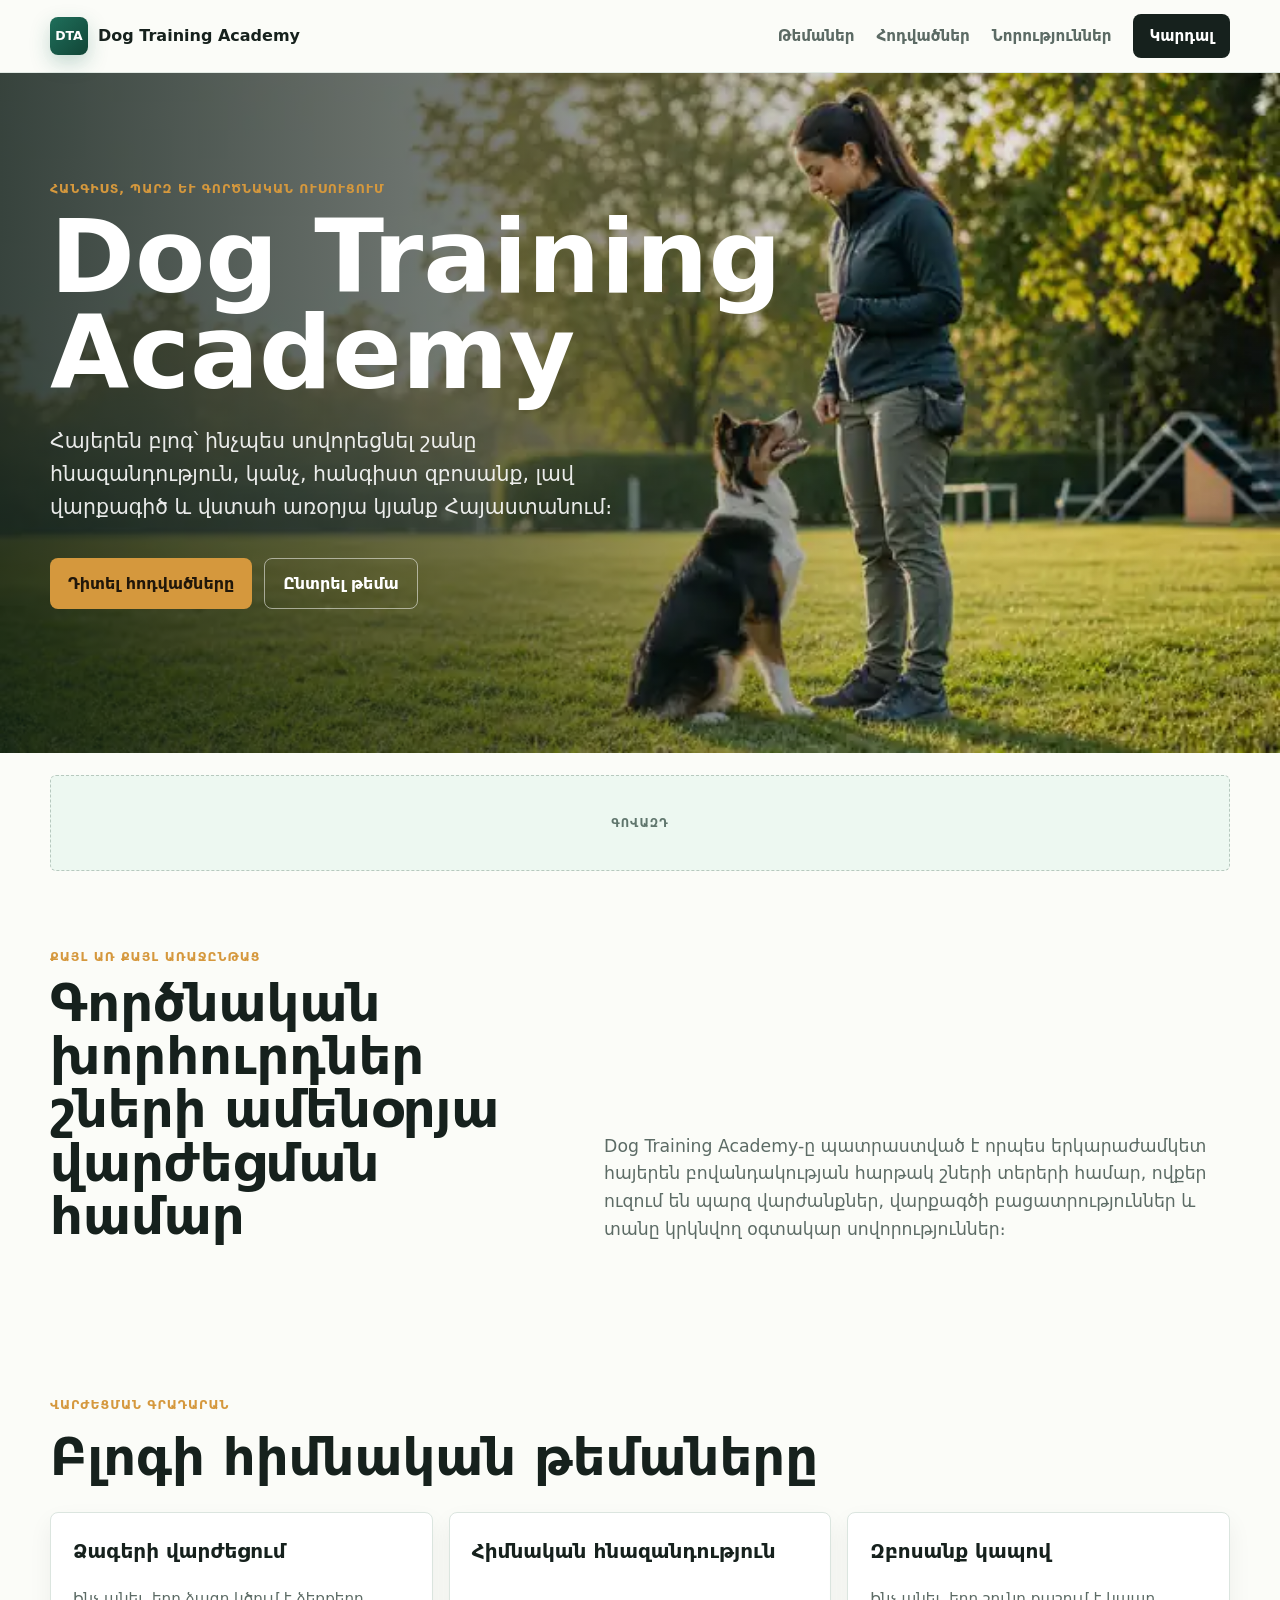
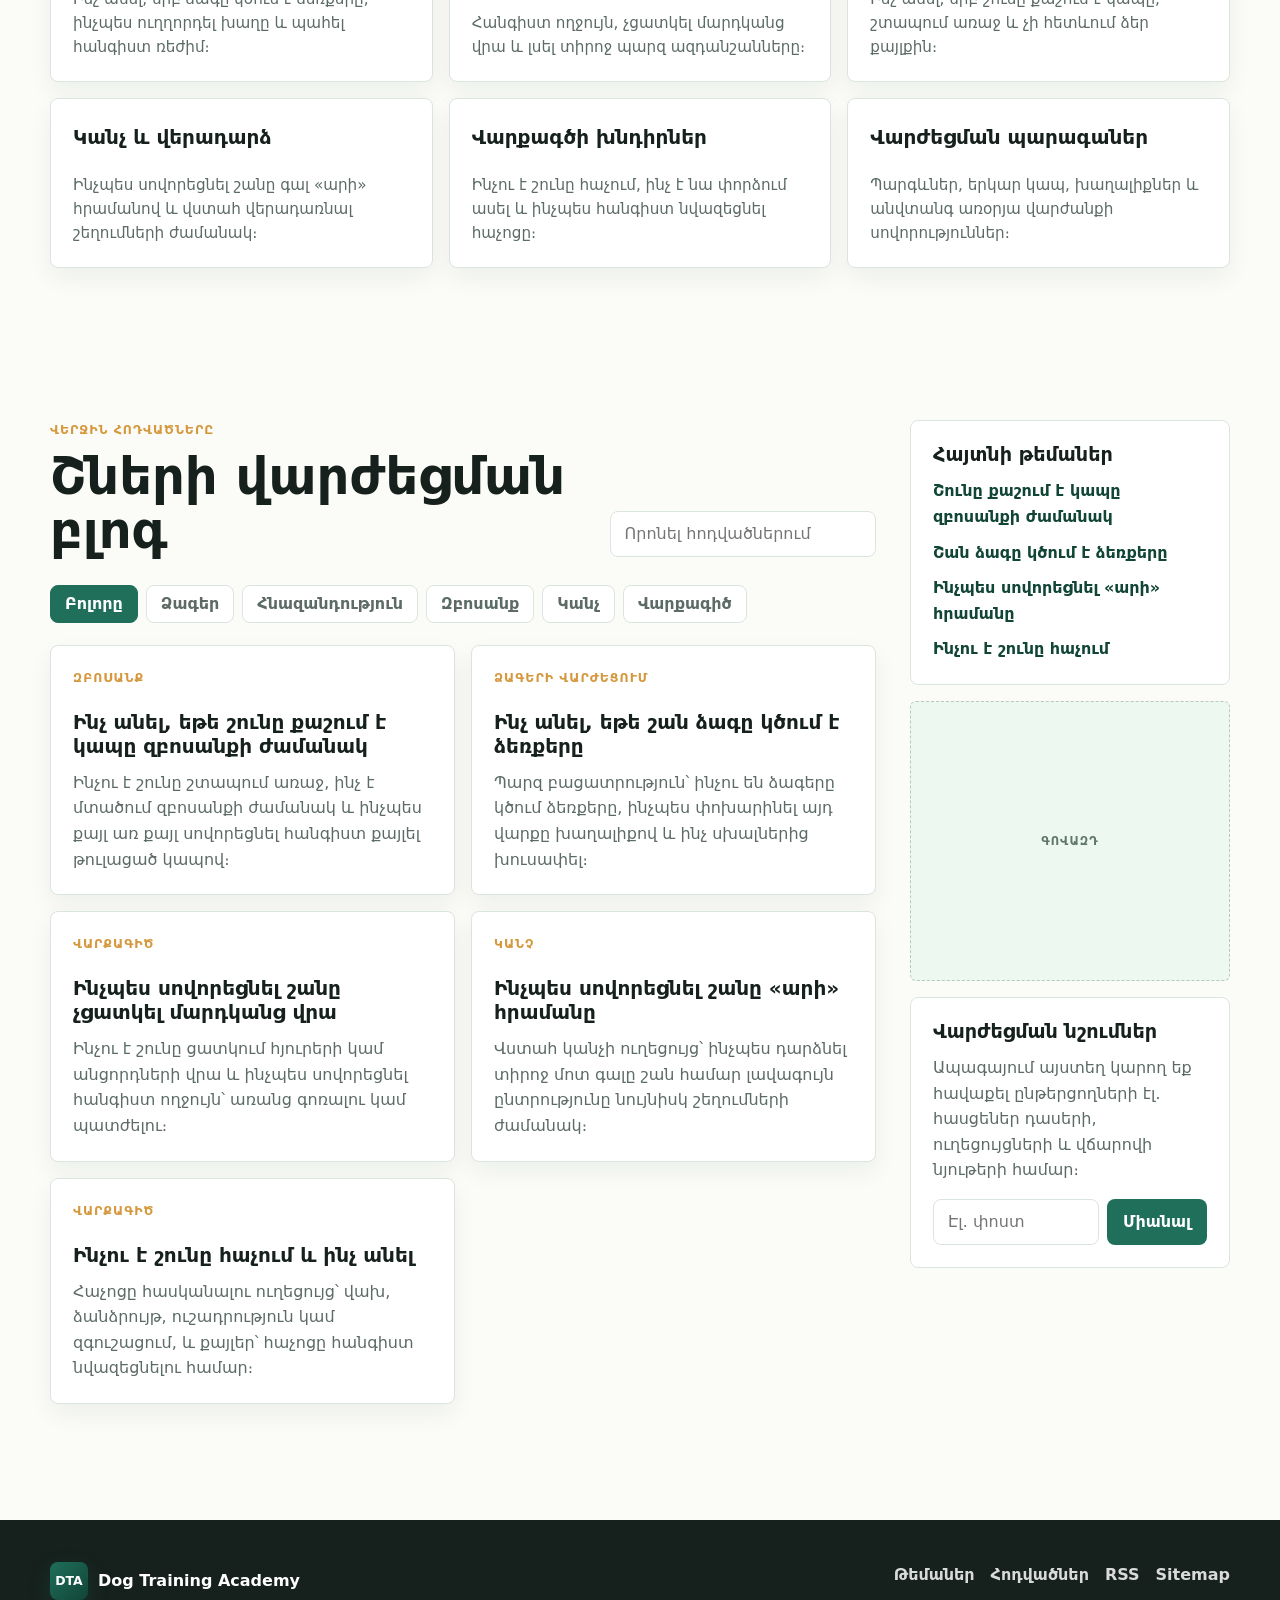
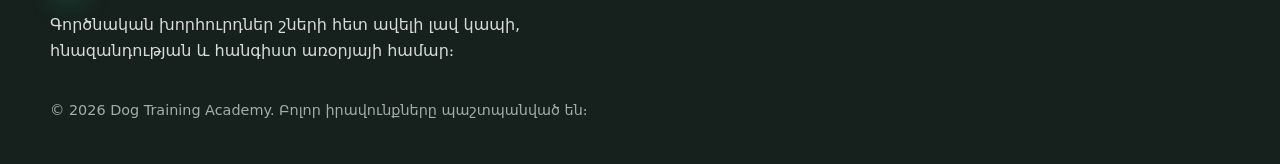
<file: index.html>
<!doctype html>
<html lang="hy-AM">
<head>
  <meta charset="utf-8">
  <meta name="viewport" content="width=device-width, initial-scale=1">
  <meta name="google-site-verification" content="IKltP1oUj7Y3BJdkTE2-DUNCvV29QHhHrTNKxxtqPhs" />
  <script async src="https://www.googletagmanager.com/gtag/js?id=G-8R0RKRNPSK"></script>
  <script>
    window.dataLayer = window.dataLayer || [];
    function gtag(){dataLayer.push(arguments);}
    gtag('js', new Date());
    gtag('config', 'G-8R0RKRNPSK');
  </script>
  <title>Dog Training Academy | Շների վարժեցում Հայաստանում</title>
  <meta name="description" content="Dog Training Academy-ը հայերեն բլոգ է շների վարժեցման մասին Հայաստանում՝ հնազանդություն, ձագերի խնամք, վարքագիծ, զբոսանք, կանչ և ամենօրյա ուսուցում։">
  <meta name="robots" content="index, follow, max-image-preview:large">
  <meta name="theme-color" content="#1f6f5b">
  <meta http-equiv="content-language" content="hy-AM">
  <meta name="geo.region" content="AM">
  <meta name="geo.placename" content="Armenia">
  <meta name="keywords" content="շների վարժեցում, շուն վարժեցնել, շների ուսուցում, շների դաստիարակություն, շուն պահել Հայաստանում, ձագերի վարժեցում">
  <link rel="canonical" href="https://john1912-7.github.io/site/">
  <link rel="alternate" hreflang="hy-AM" href="https://john1912-7.github.io/site/">
  <link rel="preload" href="assets/hero-training.webp" as="image" type="image/webp">
  <link rel="stylesheet" href="styles.css">
  <link rel="alternate" type="application/rss+xml" title="Dog Training Academy RSS" href="https://john1912-7.github.io/site/feed.xml">
  <meta property="og:type" content="website">
  <meta property="og:locale" content="hy_AM">
  <meta property="og:site_name" content="Dog Training Academy">
  <meta property="og:title" content="Dog Training Academy | Շների վարժեցում Հայաստանում">
  <meta property="og:description" content="Հայերեն խորհուրդներ շների հնազանդության, վարքագծի, զբոսանքի, կանչի և տանը հանգիստ սովորությունների մասին։">
  <meta property="og:url" content="https://john1912-7.github.io/site/">
  <meta property="og:image" content="https://john1912-7.github.io/site/assets/hero-training.webp">
  <meta name="twitter:card" content="summary_large_image">
  <meta name="twitter:title" content="Dog Training Academy | Շների վարժեցում Հայաստանում">
  <meta name="twitter:description" content="Հայերեն բլոգ՝ ինչպես սովորեցնել շանը հնազանդություն, կանչ, զբոսանք և լավ վարքագիծ։">
  <meta name="twitter:image" content="https://john1912-7.github.io/site/assets/hero-training.webp">
  <script type="application/ld+json">
  {
    "@context": "https://schema.org",
    "@graph": [
      {
        "@type": "Organization",
        "@id": "https://john1912-7.github.io/site/#organization",
        "name": "Dog Training Academy",
        "url": "https://john1912-7.github.io/site/",
        "logo": "https://john1912-7.github.io/site/assets/hero-training.webp",
        "areaServed": "Armenia"
      },
      {
        "@type": "WebSite",
        "@id": "https://john1912-7.github.io/site/#website",
        "url": "https://john1912-7.github.io/site/",
        "name": "Dog Training Academy",
        "description": "Հայերեն բլոգ շների վարժեցման, հնազանդության, վարքագծի և ամենօրյա ուսուցման մասին Հայաստանում։",
        "inLanguage": "hy-AM",
        "publisher": { "@id": "https://john1912-7.github.io/site/#organization" }
      },
      {
        "@type": "Blog",
        "@id": "https://john1912-7.github.io/site/#blog",
        "name": "Dog Training Academy բլոգ",
        "url": "https://john1912-7.github.io/site/",
        "publisher": { "@id": "https://john1912-7.github.io/site/#organization" },
        "inLanguage": "hy-AM",
        "about": ["շների վարժեցում", "շների հնազանդություն", "ձագերի վարժեցում", "շների վարքագիծ"]
      }
    ]
  }
  </script>
</head>
<body>
  <a class="skip-link" href="#content">Անցնել բովանդակությանը</a>
  <header class="site-header" data-header>
    <nav class="nav" aria-label="Հիմնական նավիգացիա">
      <a class="brand" href="./" aria-label="Dog Training Academy գլխավոր էջ">
        <span class="brand-mark" aria-hidden="true">DTA</span>
        <span>Dog Training Academy</span>
      </a>
      <button class="nav-toggle" type="button" aria-expanded="false" aria-controls="site-menu" data-menu-toggle>
        <span></span><span></span><span></span>
        <span class="sr-only">Մենյու</span>
      </button>
      <div class="nav-links" id="site-menu" data-menu>
        <a href="#topics">Թեմաներ</a>
        <a href="#articles">Հոդվածներ</a>
        <a href="#newsletter">Նորություններ</a>
        <a class="nav-cta" href="#articles">Կարդալ</a>
      </div>
    </nav>
  </header>

  <main id="content">
    <section class="hero" aria-labelledby="hero-title">
      <img src="assets/hero-training.webp" alt="Վարժեցնողը հանգիստ սովորեցնում է ուշադիր շանը արևոտ վարժական դաշտում" width="720" height="407" fetchpriority="high">
      <div class="hero-overlay" aria-hidden="true"></div>
      <div class="hero-content">
        <p class="eyebrow">Հանգիստ, պարզ և գործնական ուսուցում</p>
        <h1 id="hero-title">Dog Training Academy</h1>
        <p class="hero-copy">Հայերեն բլոգ՝ ինչպես սովորեցնել շանը հնազանդություն, կանչ, հանգիստ զբոսանք, լավ վարքագիծ և վստահ առօրյա կյանք Հայաստանում։</p>
        <div class="hero-actions">
          <a class="button primary" href="#articles">Դիտել հոդվածները</a>
          <a class="button secondary" href="#topics">Ընտրել թեմա</a>
        </div>
      </div>
    </section>

    <aside class="ad-slot ad-slot-wide" aria-label="Գովազդ" data-ad-slot="top-banner">
      <span>Գովազդ</span>
    </aside>

    <section class="section intro-grid" aria-label="Վարժեցման նպատակ">
      <div>
        <p class="eyebrow">Քայլ առ քայլ առաջընթաց</p>
        <h2>Գործնական խորհուրդներ շների ամենօրյա վարժեցման համար</h2>
      </div>
      <p>Dog Training Academy-ը պատրաստված է որպես երկարաժամկետ հայերեն բովանդակության հարթակ շների տերերի համար, ովքեր ուզում են պարզ վարժանքներ, վարքագծի բացատրություններ և տանը կրկնվող օգտակար սովորություններ։</p>
    </section>

    <section class="section topics" id="topics" aria-labelledby="topics-title">
      <div class="section-heading">
        <p class="eyebrow">Վարժեցման գրադարան</p>
        <h2 id="topics-title">Բլոգի հիմնական թեմաները</h2>
      </div>
      <div class="topic-grid">
        <a class="topic-card" href="posts/shan-dzagy-kcum-e-dzerqery/" data-topic="ձագերի վարժեցում"><span>Ձագերի վարժեցում</span><small>Ինչ անել, երբ ձագը կծում է ձեռքերը, ինչպես ուղղորդել խաղը և պահել հանգիստ ռեժիմ։</small></a>
        <a class="topic-card" href="posts/shuny-chcatkel-mardkanc-vra/" data-topic="հնազանդություն"><span>Հիմնական հնազանդություն</span><small>Հանգիստ ողջույն, չցատկել մարդկանց վրա և լսել տիրոջ պարզ ազդանշանները։</small></a>
        <a class="topic-card" href="posts/shuny-qashum-e-kapy/" data-topic="զբոսանք"><span>Զբոսանք կապով</span><small>Ինչ անել, երբ շունը քաշում է կապը, շտապում առաջ և չի հետևում ձեր քայլքին։</small></a>
        <a class="topic-card" href="posts/sovorecnel-shany-ari-hramany/" data-topic="կանչ"><span>Կանչ և վերադարձ</span><small>Ինչպես սովորեցնել շանը գալ «արի» հրամանով և վստահ վերադառնալ շեղումների ժամանակ։</small></a>
        <a class="topic-card" href="posts/inchu-e-shuny-hachum/" data-topic="վարքագիծ"><span>Վարքագծի խնդիրներ</span><small>Ինչու է շունը հաչում, ինչ է նա փորձում ասել և ինչպես հանգիստ նվազեցնել հաչոցը։</small></a>
        <a class="topic-card" href="#articles" data-topic="պարագաներ"><span>Վարժեցման պարագաներ</span><small>Պարգևներ, երկար կապ, խաղալիքներ և անվտանգ առօրյա վարժանքի սովորություններ։</small></a>
      </div>
    </section>

    <section class="section content-shell" id="articles" aria-labelledby="articles-title">
      <div class="content-main">
        <div class="section-heading split-heading">
          <div>
            <p class="eyebrow">Վերջին հոդվածները</p>
            <h2 id="articles-title">Շների վարժեցման բլոգ</h2>
          </div>
          <label class="search-box">
            <span class="sr-only">Որոնել հոդվածներ</span>
            <input type="search" placeholder="Որոնել հոդվածներում" data-search>
          </label>
        </div>
        <div class="filter-row" aria-label="Հոդվածների ֆիլտրեր">
          <button type="button" class="filter-chip is-active" data-filter="all">Բոլորը</button>
          <button type="button" class="filter-chip" data-filter="ձագերի վարժեցում">Ձագեր</button>
          <button type="button" class="filter-chip" data-filter="հնազանդություն">Հնազանդություն</button>
          <button type="button" class="filter-chip" data-filter="զբոսանք">Զբոսանք</button>
          <button type="button" class="filter-chip" data-filter="կանչ">Կանչ</button>
          <button type="button" class="filter-chip" data-filter="վարքագիծ">Վարքագիծ</button>
        </div>
        <div class="article-grid" data-post-grid>
          <article class="post-card">
            <p class="eyebrow">զբոսանք</p>
            <h3><a href="posts/shuny-qashum-e-kapy/">Ինչ անել, եթե շունը քաշում է կապը զբոսանքի ժամանակ</a></h3>
            <p>Ինչու է շունը շտապում առաջ և ինչպես սովորեցնել հանգիստ քայլել թուլացած կապով։</p>
          </article>
          <article class="post-card">
            <p class="eyebrow">ձագերի վարժեցում</p>
            <h3><a href="posts/shan-dzagy-kcum-e-dzerqery/">Ինչ անել, եթե շան ձագը կծում է ձեռքերը</a></h3>
            <p>Ինչու են ձագերը կծում ձեռքերը և ինչպես փոխարինել այդ վարքը անվտանգ խաղալիքով։</p>
          </article>
          <article class="post-card">
            <p class="eyebrow">վարքագիծ</p>
            <h3><a href="posts/shuny-chcatkel-mardkanc-vra/">Ինչպես սովորեցնել շանը չցատկել մարդկանց վրա</a></h3>
            <p>Ինչպես սովորեցնել շանը հանգիստ ողջունել հյուրերին և անցորդներին։</p>
          </article>
          <article class="post-card">
            <p class="eyebrow">կանչ</p>
            <h3><a href="posts/sovorecnel-shany-ari-hramany/">Ինչպես սովորեցնել շանը «արի» հրամանը</a></h3>
            <p>Վստահ կանչի քայլեր՝ տանը, բակում և շեղումների պայմաններում։</p>
          </article>
          <article class="post-card">
            <p class="eyebrow">վարքագիծ</p>
            <h3><a href="posts/inchu-e-shuny-hachum/">Ինչու է շունը հաչում և ինչ անել</a></h3>
            <p>Ինչպես հասկանալ հաչոցի պատճառը և նվազեցնել այն հանգիստ մեթոդներով։</p>
          </article>
        </div>
        <div class="empty-state" data-empty-state hidden>
          <p class="eyebrow">Արդյունք չկա</p>
          <h3>Այս որոնմամբ հոդված չի գտնվել։</h3>
          <p>Փորձեք այլ բառ կամ ընտրեք մեկ այլ թեմա վերևի ֆիլտրերից։</p>
        </div>
      </div>
      <aside class="sidebar" aria-label="Կողային հատված">
        <div class="sidebar-panel">
          <h2>Հայտնի թեմաներ</h2>
          <ul class="link-list">
            <li><a href="posts/shuny-qashum-e-kapy/">Շունը քաշում է կապը զբոսանքի ժամանակ</a></li>
            <li><a href="posts/shan-dzagy-kcum-e-dzerqery/">Շան ձագը կծում է ձեռքերը</a></li>
            <li><a href="posts/sovorecnel-shany-ari-hramany/">Ինչպես սովորեցնել «արի» հրամանը</a></li>
            <li><a href="posts/inchu-e-shuny-hachum/">Ինչու է շունը հաչում</a></li>
          </ul>
        </div>
        <aside class="ad-slot ad-slot-box" aria-label="Գովազդ" data-ad-slot="sidebar-rectangle">
          <span>Գովազդ</span>
        </aside>
        <div class="sidebar-panel newsletter-mini" id="newsletter">
          <h2>Վարժեցման նշումներ</h2>
          <p>Ապագայում այստեղ կարող եք հավաքել ընթերցողների էլ․ հասցեներ դասերի, ուղեցույցների և վճարովի նյութերի համար։</p>
          <form class="subscribe-form" action="#" method="post">
            <label class="sr-only" for="email">Էլ․ փոստ</label>
            <input id="email" name="email" type="email" placeholder="Էլ․ փոստ" autocomplete="email">
            <button type="submit">Միանալ</button>
          </form>
        </div>
      </aside>
    </section>
  </main>

  <footer class="footer">
    <div>
      <a class="brand footer-brand" href="./">
        <span class="brand-mark" aria-hidden="true">DTA</span>
        <span>Dog Training Academy</span>
      </a>
      <p>Գործնական խորհուրդներ շների հետ ավելի լավ կապի, հնազանդության և հանգիստ առօրյայի համար։</p>
    </div>
    <nav aria-label="Ստորին նավիգացիա">
      <a href="#topics">Թեմաներ</a>
      <a href="#articles">Հոդվածներ</a>
      <a href="feed.xml">RSS</a>
      <a href="sitemap.xml">Sitemap</a>
    </nav>
    <p class="copyright">© <span data-year></span> Dog Training Academy. Բոլոր իրավունքները պաշտպանված են։</p>
  </footer>

  <script src="script.js" defer></script>
</body>
</html>
</file>
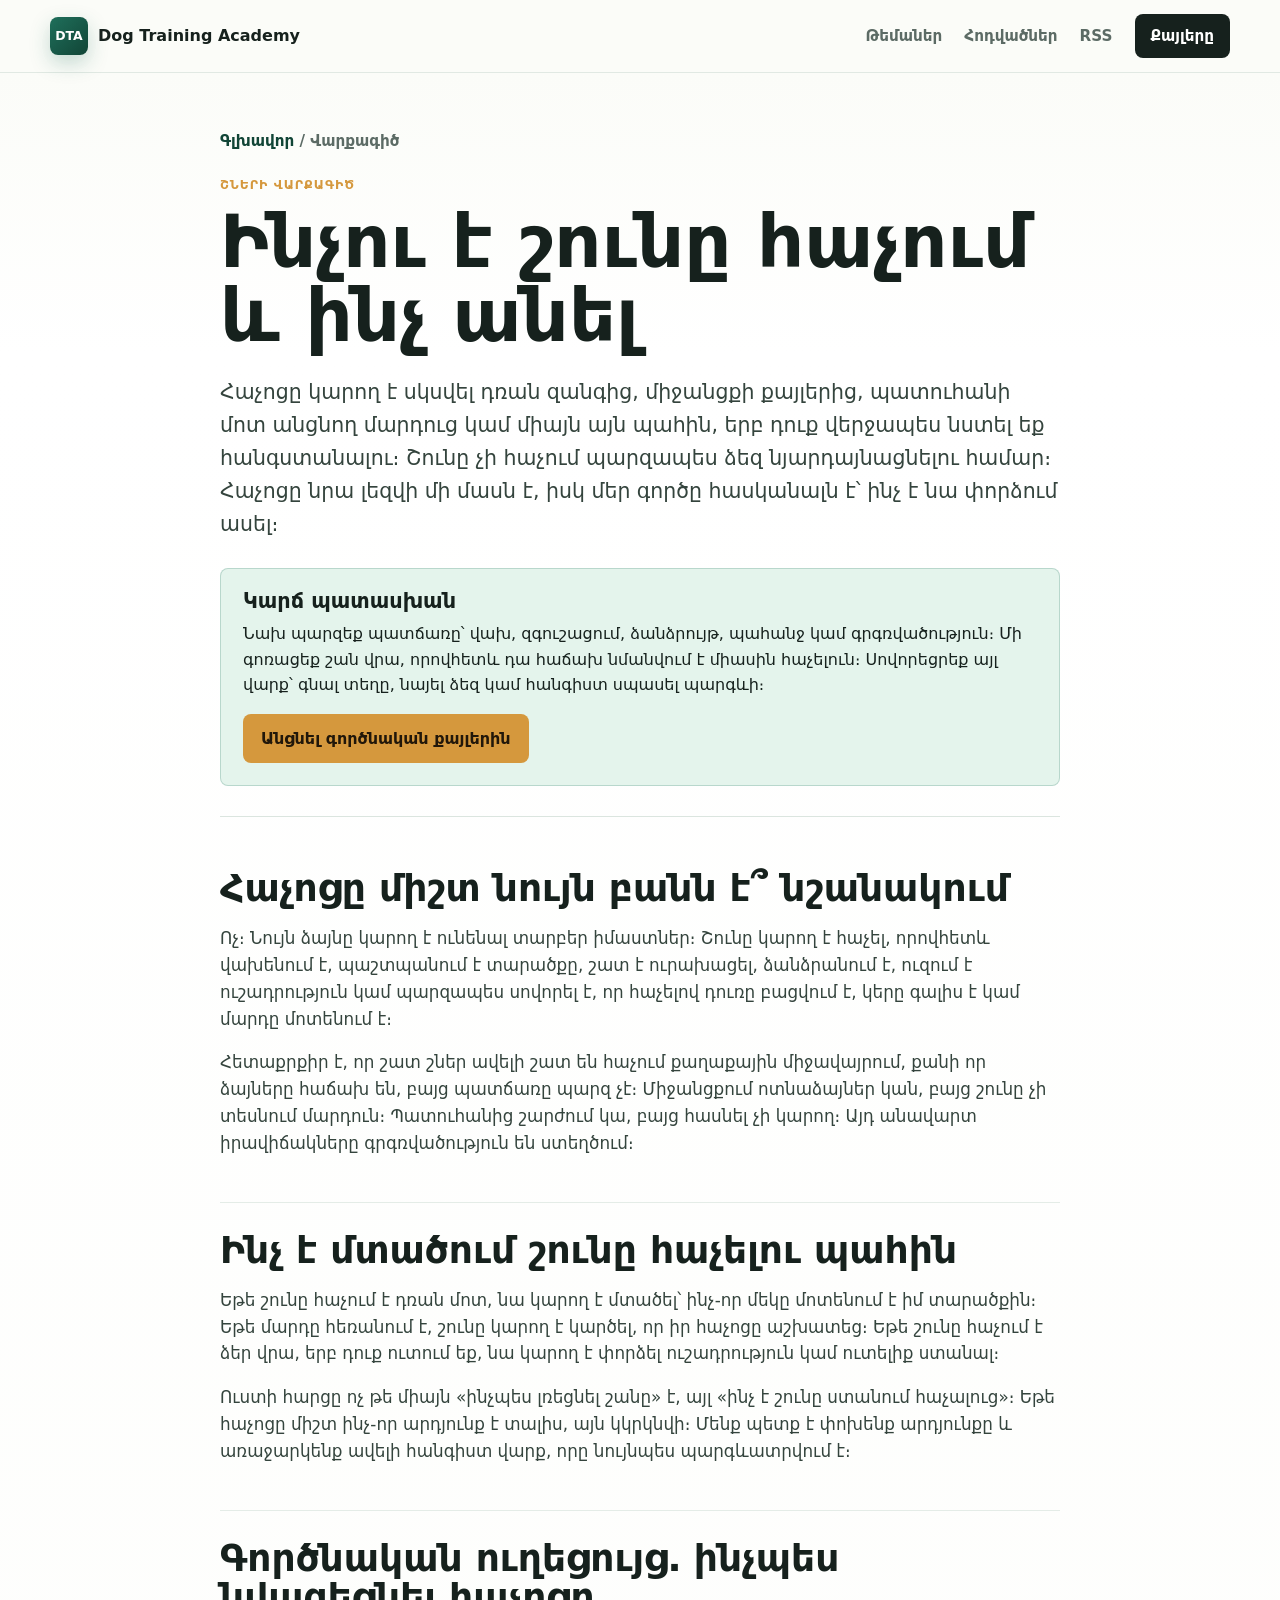
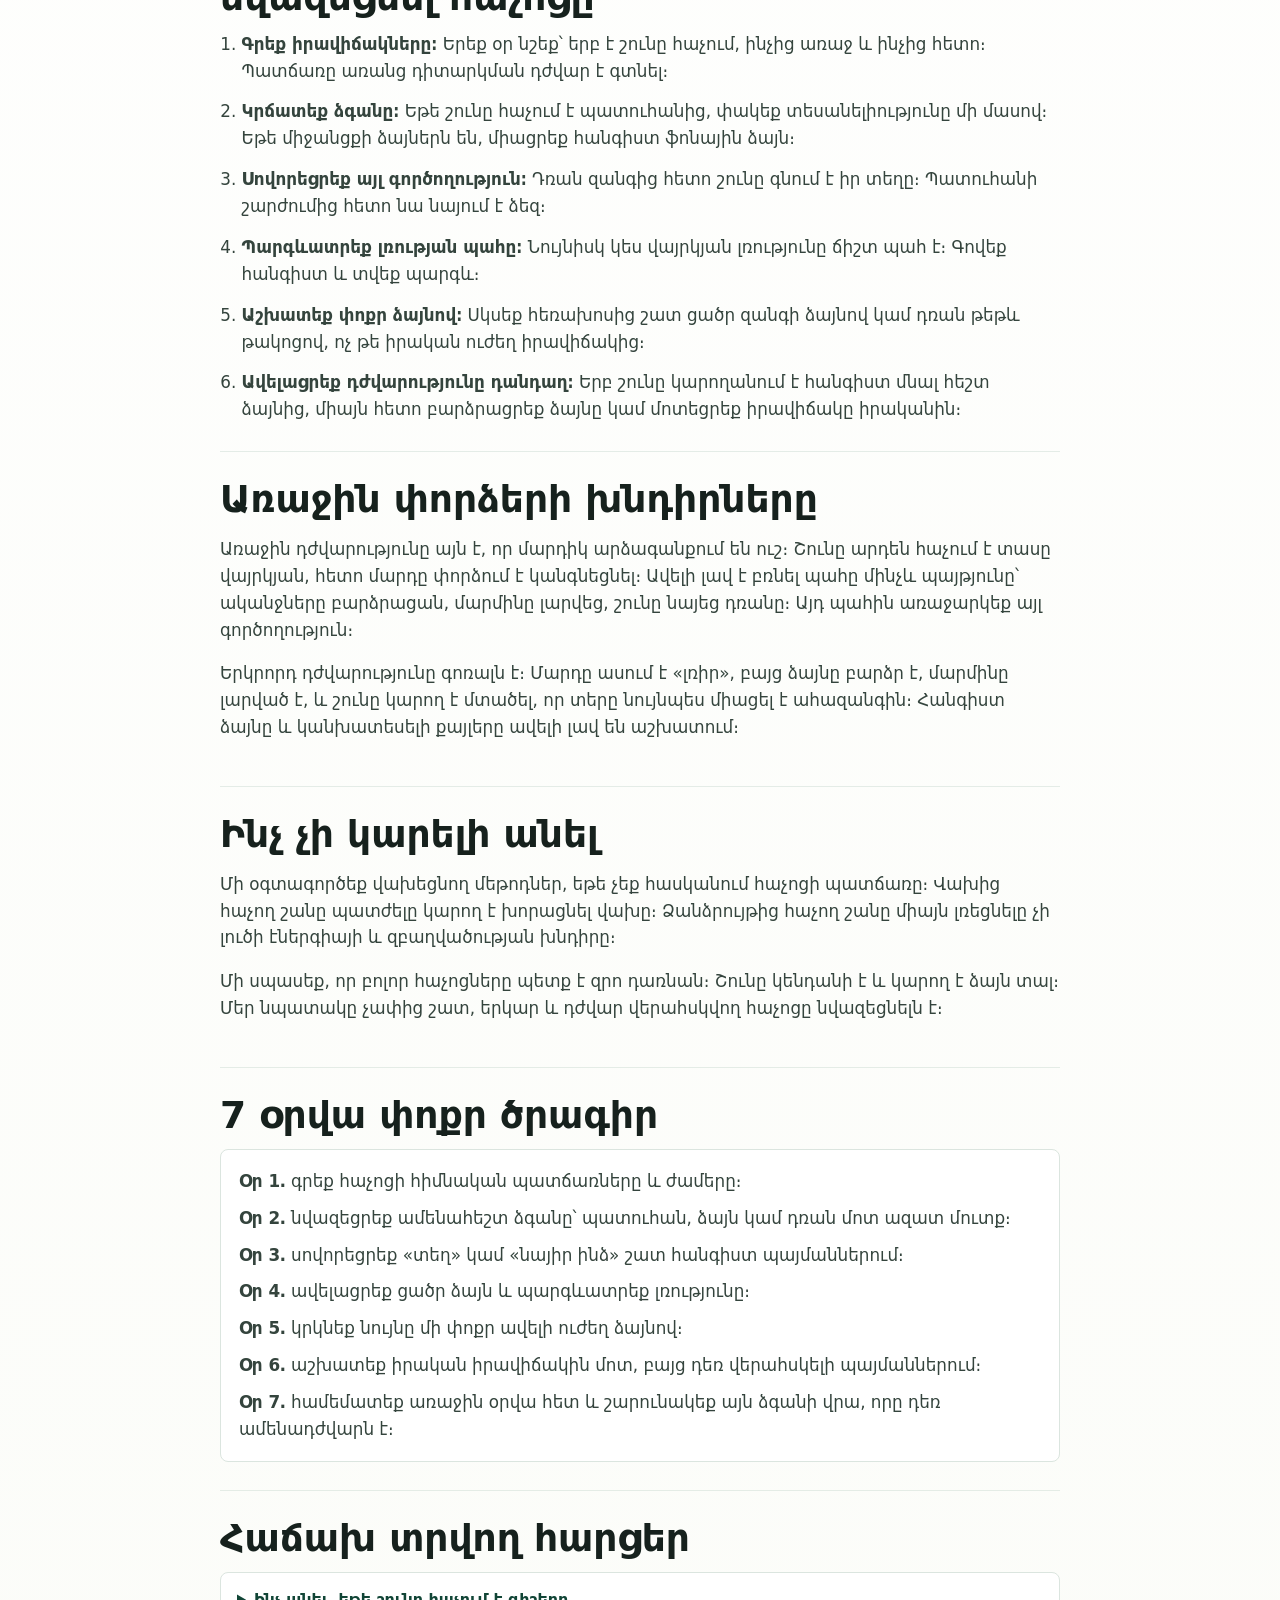
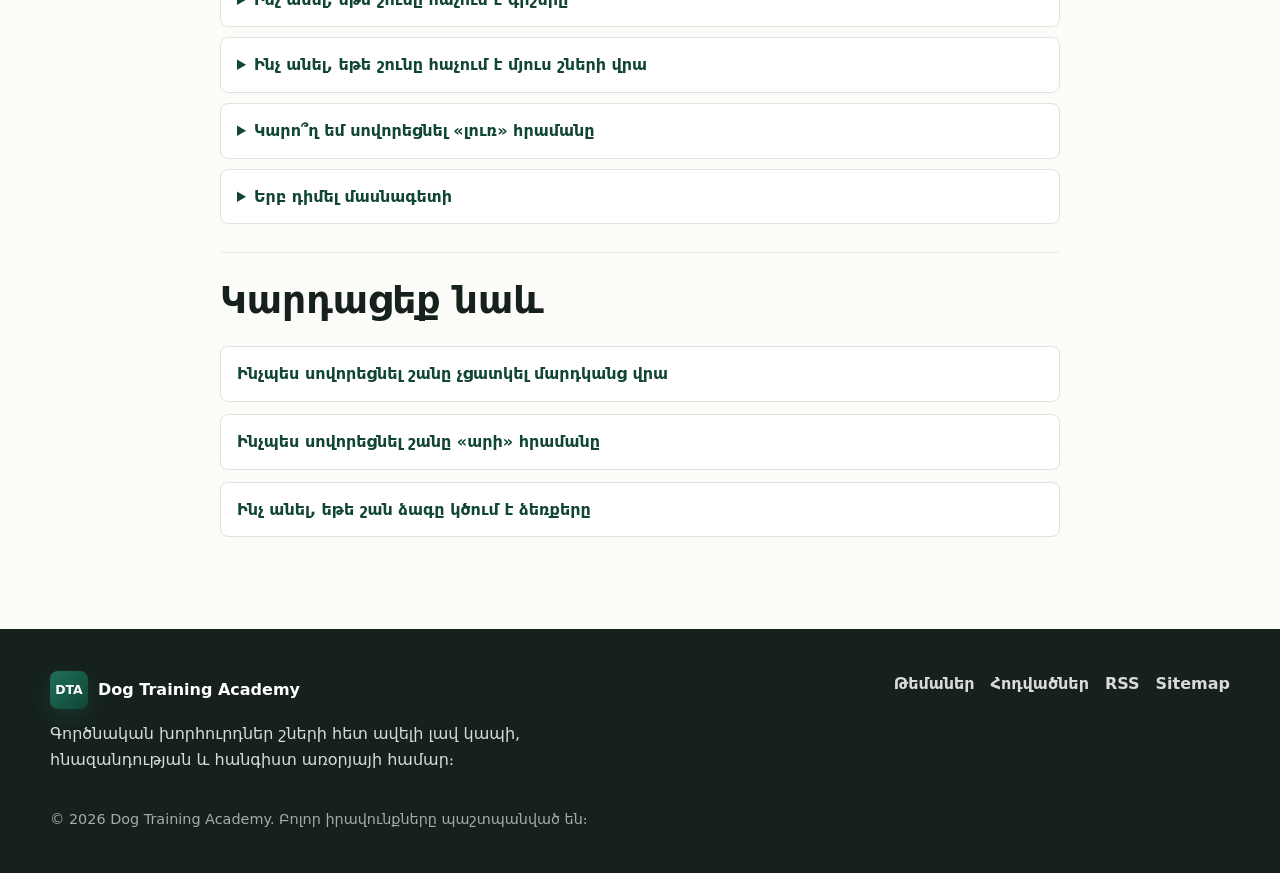
<file: posts/inchu-e-shuny-hachum/index.html>
<!doctype html>
<html lang="hy-AM">
<head>
  <meta charset="utf-8">
  <meta name="viewport" content="width=device-width, initial-scale=1">
  <meta name="google-site-verification" content="IKltP1oUj7Y3BJdkTE2-DUNCvV29QHhHrTNKxxtqPhs" />
  <script async src="https://www.googletagmanager.com/gtag/js?id=G-8R0RKRNPSK"></script>
  <script>
    window.dataLayer = window.dataLayer || [];
    function gtag(){dataLayer.push(arguments);}
    gtag('js', new Date());
    gtag('config', 'G-8R0RKRNPSK');
  </script>
  <title>Ինչու է շունը հաչում և ինչ անել</title>
  <meta name="description" content="Ինչու է շունը հաչում տանը, դրսում կամ դռան մոտ, ինչպես հասկանալ պատճառը և ինչ քայլերով նվազեցնել հաչոցը առանց վախեցնելու շանը։">
  <meta name="robots" content="index, follow, max-image-preview:large">
  <meta name="theme-color" content="#1f6f5b">
  <meta http-equiv="content-language" content="hy-AM">
  <link rel="canonical" href="https://john1912-7.github.io/site/posts/inchu-e-shuny-hachum/">
  <link rel="alternate" hreflang="hy-AM" href="https://john1912-7.github.io/site/posts/inchu-e-shuny-hachum/">
  <link rel="stylesheet" href="../../styles.css">
  <meta property="og:type" content="article">
  <meta property="og:locale" content="hy_AM">
  <meta property="og:site_name" content="Dog Training Academy">
  <meta property="og:title" content="Ինչու է շունը հաչում և ինչ անել">
  <meta property="og:description" content="Հաչոցը ազդանշան է։ Նախ գտեք պատճառը, հետո սովորեցրեք շանը ավելի հանգիստ արձագանքել։">
  <meta property="og:url" content="https://john1912-7.github.io/site/posts/inchu-e-shuny-hachum/">
  <meta property="og:image" content="https://john1912-7.github.io/site/assets/hero-training.webp">
  <script type="application/ld+json">
  {
    "@context": "https://schema.org",
    "@graph": [
      {
        "@type": "BlogPosting",
        "headline": "Ինչու է շունը հաչում և ինչ անել",
        "description": "Ինչու է շունը հաչում և ինչպես հանգիստ նվազեցնել հաչոցը՝ հասկանալով պատճառը։",
        "image": "https://john1912-7.github.io/site/assets/hero-training.webp",
        "datePublished": "2026-06-21",
        "dateModified": "2026-06-21",
        "author": { "@type": "Organization", "name": "Dog Training Academy" },
        "publisher": { "@type": "Organization", "name": "Dog Training Academy" },
        "mainEntityOfPage": "https://john1912-7.github.io/site/posts/inchu-e-shuny-hachum/",
        "inLanguage": "hy-AM",
        "articleSection": "Շների վարքագիծ",
        "keywords": "շունը հաչում է ինչ անել, շան հաչոց, ինչպես կանգնեցնել շան հաչոցը, շան վարքագիծ"
      },
      {
        "@type": "FAQPage",
        "mainEntity": [
          { "@type": "Question", "name": "Ինչու է շունը հաչում ամեն ձայնից", "acceptedAnswer": { "@type": "Answer", "text": "Շունը կարող է հաչել, որովհետև ձայնը համարում է կարևոր, վտանգավոր կամ պարզապես սովորել է այդպես արձագանքել։" } },
          { "@type": "Question", "name": "Պետք է պատժե՞լ հաչոցի համար", "acceptedAnswer": { "@type": "Answer", "text": "Խիստ պատիժը հաճախ բարձրացնում է սթրեսը։ Ավելի լավ է գտնել պատճառը և սովորեցնել այլ արձագանք։" } },
          { "@type": "Question", "name": "Ինչ անել, եթե շունը հաչում է դռան զանգից", "acceptedAnswer": { "@type": "Answer", "text": "Սովորեցրեք զանգի ձայնից հետո գնալ իր տեղը և պարգևատրեք հանգիստ պահվածքը։" } }
        ]
      }
    ]
  }
  </script>
</head>
<body>
  <a class="skip-link" href="#content">Անցնել բովանդակությանը</a>
  <header class="site-header" data-header>
    <nav class="nav" aria-label="Հիմնական նավիգացիա">
      <a class="brand" href="../../" aria-label="Dog Training Academy գլխավոր էջ"><span class="brand-mark" aria-hidden="true">DTA</span><span>Dog Training Academy</span></a>
      <button class="nav-toggle" type="button" aria-expanded="false" aria-controls="site-menu" data-menu-toggle><span></span><span></span><span></span><span class="sr-only">Մենյու</span></button>
      <div class="nav-links" id="site-menu" data-menu><a href="../../#topics">Թեմաներ</a><a href="../../#articles">Հոդվածներ</a><a href="../../feed.xml">RSS</a><a class="nav-cta" href="#practical-guide">Քայլերը</a></div>
    </nav>
  </header>

  <main id="content" class="post-page">
    <article class="post-article">
      <header class="post-hero">
        <p class="breadcrumb"><a href="../../">Գլխավոր</a> / Վարքագիծ</p>
        <p class="eyebrow">Շների վարքագիծ</p>
        <h1>Ինչու է շունը հաչում և ինչ անել</h1>
        <p class="post-lead">Հաչոցը կարող է սկսվել դռան զանգից, միջանցքի քայլերից, պատուհանի մոտ անցնող մարդուց կամ միայն այն պահին, երբ դուք վերջապես նստել եք հանգստանալու։ Շունը չի հաչում պարզապես ձեզ նյարդայնացնելու համար։ Հաչոցը նրա լեզվի մի մասն է, իսկ մեր գործը հասկանալն է՝ ինչ է նա փորձում ասել։</p>
        <div class="quick-box">
          <h2>Կարճ պատասխան</h2>
          <p>Նախ պարզեք պատճառը՝ վախ, զգուշացում, ձանձրույթ, պահանջ կամ գրգռվածություն։ Մի գոռացեք շան վրա, որովհետև դա հաճախ նմանվում է միասին հաչելուն։ Սովորեցրեք այլ վարք՝ գնալ տեղը, նայել ձեզ կամ հանգիստ սպասել պարգևի։</p>
          <a class="button primary" href="#practical-guide">Անցնել գործնական քայլերին</a>
        </div>
      </header>

      <div class="post-content">
        <section>
          <h2>Հաչոցը միշտ նույն բանն է՞ նշանակում</h2>
          <p>Ոչ։ Նույն ձայնը կարող է ունենալ տարբեր իմաստներ։ Շունը կարող է հաչել, որովհետև վախենում է, պաշտպանում է տարածքը, շատ է ուրախացել, ձանձրանում է, ուզում է ուշադրություն կամ պարզապես սովորել է, որ հաչելով դուռը բացվում է, կերը գալիս է կամ մարդը մոտենում է։</p>
          <p>Հետաքրքիր է, որ շատ շներ ավելի շատ են հաչում քաղաքային միջավայրում, քանի որ ձայները հաճախ են, բայց պատճառը պարզ չէ։ Միջանցքում ոտնաձայներ կան, բայց շունը չի տեսնում մարդուն։ Պատուհանից շարժում կա, բայց հասնել չի կարող։ Այդ անավարտ իրավիճակները գրգռվածություն են ստեղծում։</p>
        </section>

        <section>
          <h2>Ինչ է մտածում շունը հաչելու պահին</h2>
          <p>Եթե շունը հաչում է դռան մոտ, նա կարող է մտածել՝ ինչ-որ մեկը մոտենում է իմ տարածքին։ Եթե մարդը հեռանում է, շունը կարող է կարծել, որ իր հաչոցը աշխատեց։ Եթե շունը հաչում է ձեր վրա, երբ դուք ուտում եք, նա կարող է փորձել ուշադրություն կամ ուտելիք ստանալ։</p>
          <p>Ուստի հարցը ոչ թե միայն «ինչպես լռեցնել շանը» է, այլ «ինչ է շունը ստանում հաչալուց»։ Եթե հաչոցը միշտ ինչ-որ արդյունք է տալիս, այն կկրկնվի։ Մենք պետք է փոխենք արդյունքը և առաջարկենք ավելի հանգիստ վարք, որը նույնպես պարգևատրվում է։</p>
        </section>

        <section id="practical-guide">
          <h2>Գործնական ուղեցույց․ ինչպես նվազեցնել հաչոցը</h2>
          <ol class="guide-steps">
            <li><strong>Գրեք իրավիճակները։</strong> Երեք օր նշեք՝ երբ է շունը հաչում, ինչից առաջ և ինչից հետո։ Պատճառը առանց դիտարկման դժվար է գտնել։</li>
            <li><strong>Կրճատեք ձգանը։</strong> Եթե շունը հաչում է պատուհանից, փակեք տեսանելիությունը մի մասով։ Եթե միջանցքի ձայներն են, միացրեք հանգիստ ֆոնային ձայն։</li>
            <li><strong>Սովորեցրեք այլ գործողություն։</strong> Դռան զանգից հետո շունը գնում է իր տեղը։ Պատուհանի շարժումից հետո նա նայում է ձեզ։</li>
            <li><strong>Պարգևատրեք լռության պահը։</strong> Նույնիսկ կես վայրկյան լռությունը ճիշտ պահ է։ Գովեք հանգիստ և տվեք պարգև։</li>
            <li><strong>Աշխատեք փոքր ձայնով։</strong> Սկսեք հեռախոսից շատ ցածր զանգի ձայնով կամ դռան թեթև թակոցով, ոչ թե իրական ուժեղ իրավիճակից։</li>
            <li><strong>Ավելացրեք դժվարությունը դանդաղ։</strong> Երբ շունը կարողանում է հանգիստ մնալ հեշտ ձայնից, միայն հետո բարձրացրեք ձայնը կամ մոտեցրեք իրավիճակը իրականին։</li>
          </ol>
        </section>

        <section>
          <h2>Առաջին փորձերի խնդիրները</h2>
          <p>Առաջին դժվարությունը այն է, որ մարդիկ արձագանքում են ուշ։ Շունը արդեն հաչում է տասը վայրկյան, հետո մարդը փորձում է կանգնեցնել։ Ավելի լավ է բռնել պահը մինչև պայթյունը՝ ականջները բարձրացան, մարմինը լարվեց, շունը նայեց դռանը։ Այդ պահին առաջարկեք այլ գործողություն։</p>
          <p>Երկրորդ դժվարությունը գոռալն է։ Մարդը ասում է «լռիր», բայց ձայնը բարձր է, մարմինը լարված է, և շունը կարող է մտածել, որ տերը նույնպես միացել է ահազանգին։ Հանգիստ ձայնը և կանխատեսելի քայլերը ավելի լավ են աշխատում։</p>
        </section>

        <section>
          <h2>Ինչ չի կարելի անել</h2>
          <p>Մի օգտագործեք վախեցնող մեթոդներ, եթե չեք հասկանում հաչոցի պատճառը։ Վախից հաչող շանը պատժելը կարող է խորացնել վախը։ Ձանձրույթից հաչող շանը միայն լռեցնելը չի լուծի էներգիայի և զբաղվածության խնդիրը։</p>
          <p>Մի սպասեք, որ բոլոր հաչոցները պետք է զրո դառնան։ Շունը կենդանի է և կարող է ձայն տալ։ Մեր նպատակը չափից շատ, երկար և դժվար վերահսկվող հաչոցը նվազեցնելն է։</p>
        </section>

        <section>
          <h2>7 օրվա փոքր ծրագիր</h2>
          <div class="day-plan">
            <p><strong>Օր 1․</strong> գրեք հաչոցի հիմնական պատճառները և ժամերը։</p>
            <p><strong>Օր 2․</strong> նվազեցրեք ամենահեշտ ձգանը՝ պատուհան, ձայն կամ դռան մոտ ազատ մուտք։</p>
            <p><strong>Օր 3․</strong> սովորեցրեք «տեղ» կամ «նայիր ինձ» շատ հանգիստ պայմաններում։</p>
            <p><strong>Օր 4․</strong> ավելացրեք ցածր ձայն և պարգևատրեք լռությունը։</p>
            <p><strong>Օր 5․</strong> կրկնեք նույնը մի փոքր ավելի ուժեղ ձայնով։</p>
            <p><strong>Օր 6․</strong> աշխատեք իրական իրավիճակին մոտ, բայց դեռ վերահսկելի պայմաններում։</p>
            <p><strong>Օր 7․</strong> համեմատեք առաջին օրվա հետ և շարունակեք այն ձգանի վրա, որը դեռ ամենադժվարն է։</p>
          </div>
        </section>

        <section>
          <h2>Հաճախ տրվող հարցեր</h2>
          <div class="faq-list">
            <details><summary>Ինչ անել, եթե շունը հաչում է գիշերը</summary><p>Ստուգեք՝ կա՞ ցավ, վախ, ձայն, մենակության խնդիր կամ ռեժիմի խանգարում։ Եթե հաչոցը հանկարծ է սկսվել, լավ է նաև խորհրդակցել անասնաբույժի հետ։</p></details>
            <details><summary>Ինչ անել, եթե շունը հաչում է մյուս շների վրա</summary><p>Աշխատեք հեռավորությունից, որտեղ շունը դեռ կարող է ուտել և լսել ձեզ։ Պարգևատրեք նայելը և ձեզ վերադառնալը։</p></details>
            <details><summary>Կարո՞ղ եմ սովորեցնել «լուռ» հրամանը</summary><p>Այո, բայց ավելի հեշտ է սկզբում սովորեցնել հանգիստ պահվածքը փոքր ձգանների ժամանակ, հետո բառ ավելացնել։</p></details>
            <details><summary>Երբ դիմել մասնագետի</summary><p>Եթե հաչոցը կապված է ուժեղ վախի, ագրեսիայի, մենակ մնալու ծանր խնդրի կամ ինքնավնասման հետ, դիմեք մասնագետի։</p></details>
          </div>
        </section>

        <section class="related-posts">
          <h2>Կարդացեք նաև</h2>
          <a href="../shuny-chcatkel-mardkanc-vra/">Ինչպես սովորեցնել շանը չցատկել մարդկանց վրա</a>
          <a href="../sovorecnel-shany-ari-hramany/">Ինչպես սովորեցնել շանը «արի» հրամանը</a>
          <a href="../shan-dzagy-kcum-e-dzerqery/">Ինչ անել, եթե շան ձագը կծում է ձեռքերը</a>
        </section>
      </div>
    </article>
  </main>

  <footer class="footer">
    <div><a class="brand footer-brand" href="../../"><span class="brand-mark" aria-hidden="true">DTA</span><span>Dog Training Academy</span></a><p>Գործնական խորհուրդներ շների հետ ավելի լավ կապի, հնազանդության և հանգիստ առօրյայի համար։</p></div>
    <nav aria-label="Ստորին նավիգացիա"><a href="../../#topics">Թեմաներ</a><a href="../../#articles">Հոդվածներ</a><a href="../../feed.xml">RSS</a><a href="../../sitemap.xml">Sitemap</a></nav>
    <p class="copyright">© <span data-year></span> Dog Training Academy. Բոլոր իրավունքները պաշտպանված են։</p>
  </footer>
  <script src="../../script.js" defer></script>
</body>
</html>
</file>
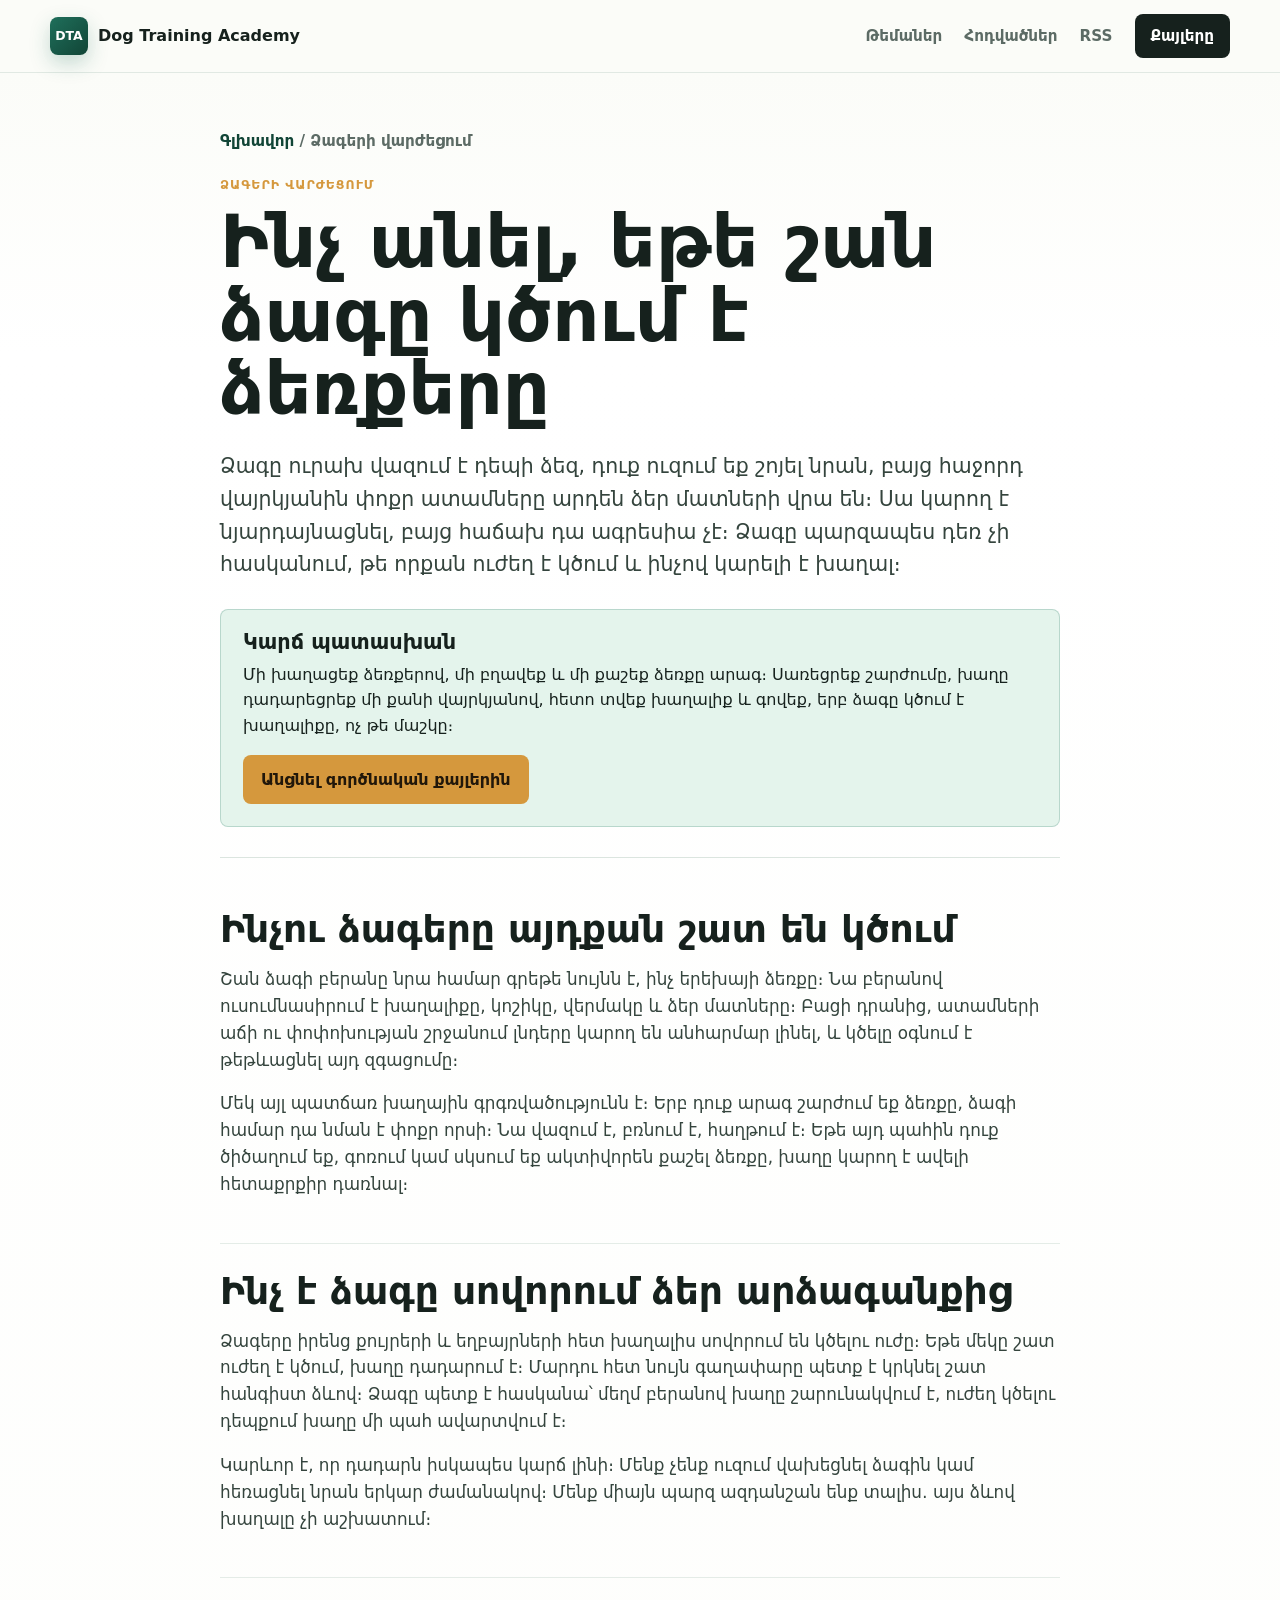
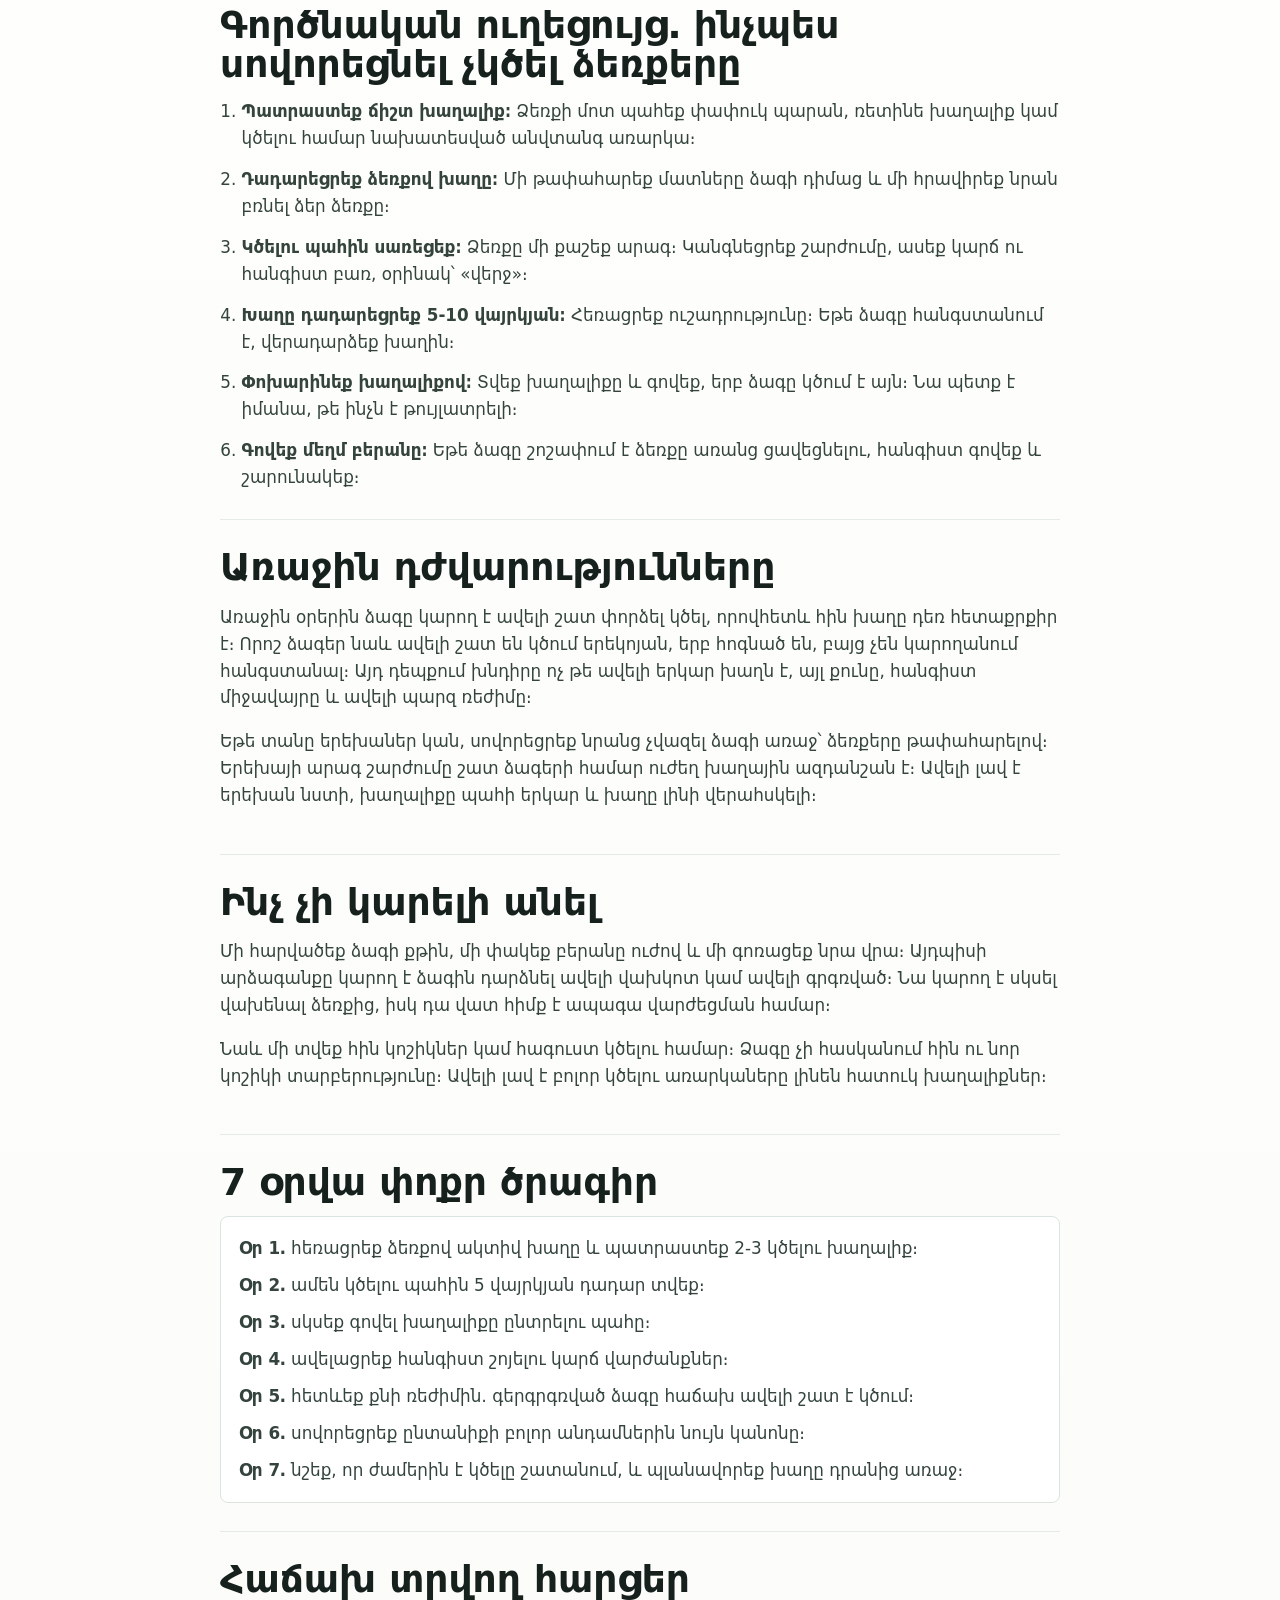
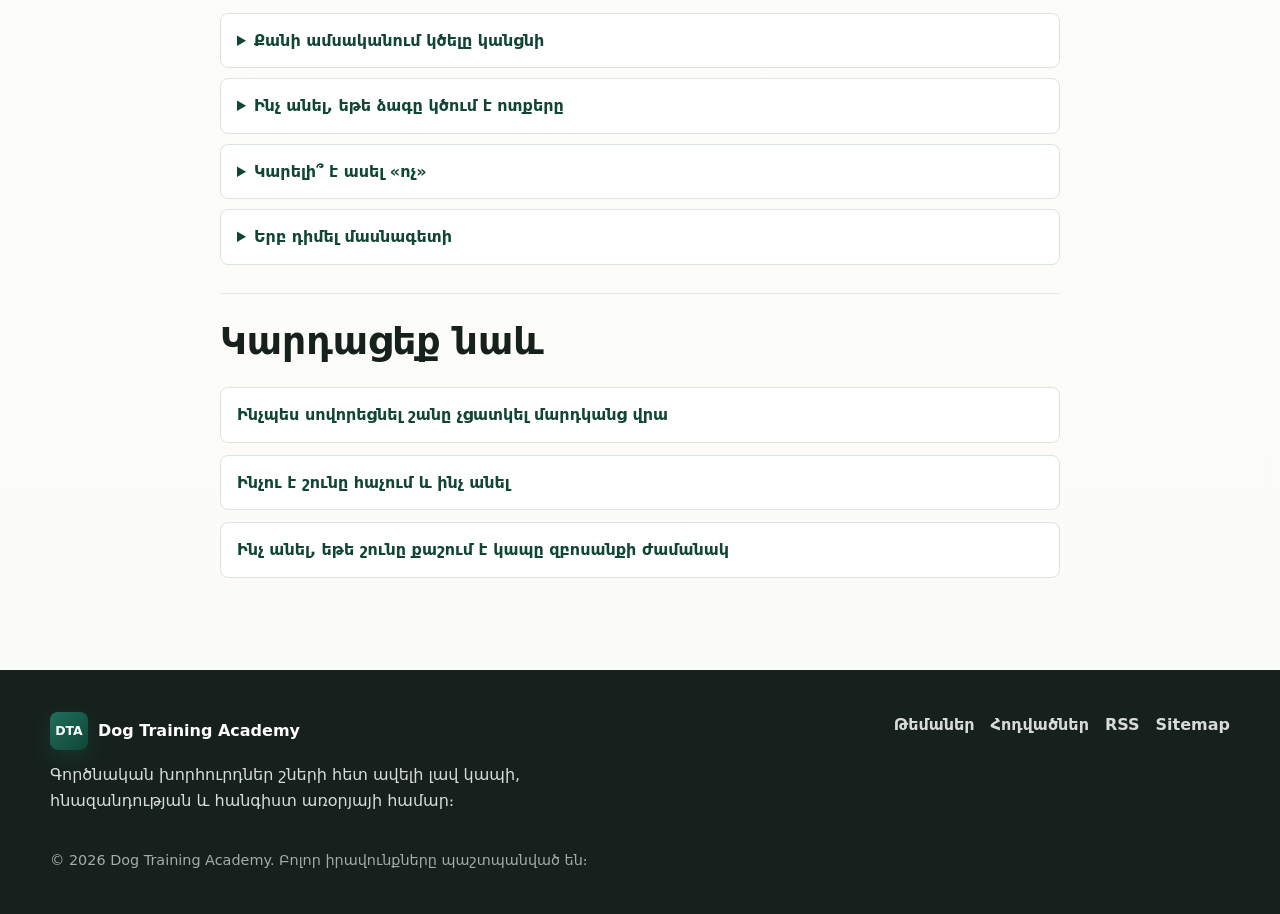
<file: posts/shan-dzagy-kcum-e-dzerqery/index.html>
<!doctype html>
<html lang="hy-AM">
<head>
  <meta charset="utf-8">
  <meta name="viewport" content="width=device-width, initial-scale=1">
  <meta name="google-site-verification" content="IKltP1oUj7Y3BJdkTE2-DUNCvV29QHhHrTNKxxtqPhs" />
  <script async src="https://www.googletagmanager.com/gtag/js?id=G-8R0RKRNPSK"></script>
  <script>
    window.dataLayer = window.dataLayer || [];
    function gtag(){dataLayer.push(arguments);}
    gtag('js', new Date());
    gtag('config', 'G-8R0RKRNPSK');
  </script>
  <title>Ինչ անել, եթե շան ձագը կծում է ձեռքերը</title>
  <meta name="description" content="Ինչու է շան ձագը կծում ձեռքերը, երբ դա նորմալ խաղ է, երբ պետք է զգուշանալ և ինչ քայլերով սովորեցնել մեղմ խաղալ առանց ցավեցնելու։">
  <meta name="robots" content="index, follow, max-image-preview:large">
  <meta name="theme-color" content="#1f6f5b">
  <meta http-equiv="content-language" content="hy-AM">
  <link rel="canonical" href="https://john1912-7.github.io/site/posts/shan-dzagy-kcum-e-dzerqery/">
  <link rel="alternate" hreflang="hy-AM" href="https://john1912-7.github.io/site/posts/shan-dzagy-kcum-e-dzerqery/">
  <link rel="stylesheet" href="../../styles.css">
  <meta property="og:type" content="article">
  <meta property="og:locale" content="hy_AM">
  <meta property="og:site_name" content="Dog Training Academy">
  <meta property="og:title" content="Ինչ անել, եթե շան ձագը կծում է ձեռքերը">
  <meta property="og:description" content="Ձագը հաճախ կծում է ոչ թե չարությունից, այլ խաղից, հետաքրքրությունից և ատամների փոփոխությունից։ Ահա ինչպես սովորեցնել անվտանգ խաղ։">
  <meta property="og:url" content="https://john1912-7.github.io/site/posts/shan-dzagy-kcum-e-dzerqery/">
  <meta property="og:image" content="https://john1912-7.github.io/site/assets/hero-training.webp">
  <script type="application/ld+json">
  {
    "@context": "https://schema.org",
    "@graph": [
      {
        "@type": "BlogPosting",
        "headline": "Ինչ անել, եթե շան ձագը կծում է ձեռքերը",
        "description": "Ինչու է շան ձագը կծում ձեռքերը և ինչպես սովորեցնել մեղմ խաղալ։",
        "image": "https://john1912-7.github.io/site/assets/hero-training.webp",
        "datePublished": "2026-06-21",
        "dateModified": "2026-06-21",
        "author": { "@type": "Organization", "name": "Dog Training Academy" },
        "publisher": { "@type": "Organization", "name": "Dog Training Academy" },
        "mainEntityOfPage": "https://john1912-7.github.io/site/posts/shan-dzagy-kcum-e-dzerqery/",
        "inLanguage": "hy-AM",
        "articleSection": "Ձագերի վարժեցում",
        "keywords": "շան ձագը կծում է ձեռքերը, ձագի վարժեցում, շան ձագի կծել, ինչպես սովորեցնել ձագին"
      },
      {
        "@type": "FAQPage",
        "mainEntity": [
          { "@type": "Question", "name": "Նորմա՞լ է, որ շան ձագը կծում է ձեռքերը", "acceptedAnswer": { "@type": "Answer", "text": "Շատ դեպքերում այո․ ձագերը աշխարհը ուսումնասիրում են բերանով և խաղի ժամանակ սովորում են ուժի սահմանը։" } },
          { "@type": "Question", "name": "Պետք է պատժե՞լ ձագին կծելու համար", "acceptedAnswer": { "@type": "Answer", "text": "Խիստ պատիժը հաճախ ավելացնում է վախը կամ գրգռվածությունը։ Ավելի լավ է դադարեցնել խաղը և առաջարկել ճիշտ խաղալիք։" } },
          { "@type": "Question", "name": "Երբ է կծելը վտանգավոր նշան", "acceptedAnswer": { "@type": "Answer", "text": "Եթե ձագը քարանում է, մռնչում է, պահպանում է իրերը կամ կծում է վնասելու ուժով, լավ է խորհրդակցել մասնագետի հետ։" } }
        ]
      }
    ]
  }
  </script>
</head>
<body>
  <a class="skip-link" href="#content">Անցնել բովանդակությանը</a>
  <header class="site-header" data-header>
    <nav class="nav" aria-label="Հիմնական նավիգացիա">
      <a class="brand" href="../../" aria-label="Dog Training Academy գլխավոր էջ"><span class="brand-mark" aria-hidden="true">DTA</span><span>Dog Training Academy</span></a>
      <button class="nav-toggle" type="button" aria-expanded="false" aria-controls="site-menu" data-menu-toggle><span></span><span></span><span></span><span class="sr-only">Մենյու</span></button>
      <div class="nav-links" id="site-menu" data-menu><a href="../../#topics">Թեմաներ</a><a href="../../#articles">Հոդվածներ</a><a href="../../feed.xml">RSS</a><a class="nav-cta" href="#practical-guide">Քայլերը</a></div>
    </nav>
  </header>

  <main id="content" class="post-page">
    <article class="post-article">
      <header class="post-hero">
        <p class="breadcrumb"><a href="../../">Գլխավոր</a> / Ձագերի վարժեցում</p>
        <p class="eyebrow">Ձագերի վարժեցում</p>
        <h1>Ինչ անել, եթե շան ձագը կծում է ձեռքերը</h1>
        <p class="post-lead">Ձագը ուրախ վազում է դեպի ձեզ, դուք ուզում եք շոյել նրան, բայց հաջորդ վայրկյանին փոքր ատամները արդեն ձեր մատների վրա են։ Սա կարող է նյարդայնացնել, բայց հաճախ դա ագրեսիա չէ։ Ձագը պարզապես դեռ չի հասկանում, թե որքան ուժեղ է կծում և ինչով կարելի է խաղալ։</p>
        <div class="quick-box">
          <h2>Կարճ պատասխան</h2>
          <p>Մի խաղացեք ձեռքերով, մի բղավեք և մի քաշեք ձեռքը արագ։ Սառեցրեք շարժումը, խաղը դադարեցրեք մի քանի վայրկյանով, հետո տվեք խաղալիք և գովեք, երբ ձագը կծում է խաղալիքը, ոչ թե մաշկը։</p>
          <a class="button primary" href="#practical-guide">Անցնել գործնական քայլերին</a>
        </div>
      </header>

      <div class="post-content">
        <section>
          <h2>Ինչու ձագերը այդքան շատ են կծում</h2>
          <p>Շան ձագի բերանը նրա համար գրեթե նույնն է, ինչ երեխայի ձեռքը։ Նա բերանով ուսումնասիրում է խաղալիքը, կոշիկը, վերմակը և ձեր մատները։ Բացի դրանից, ատամների աճի ու փոփոխության շրջանում լնդերը կարող են անհարմար լինել, և կծելը օգնում է թեթևացնել այդ զգացումը։</p>
          <p>Մեկ այլ պատճառ խաղային գրգռվածությունն է։ Երբ դուք արագ շարժում եք ձեռքը, ձագի համար դա նման է փոքր որսի։ Նա վազում է, բռնում է, հաղթում է։ Եթե այդ պահին դուք ծիծաղում եք, գոռում կամ սկսում եք ակտիվորեն քաշել ձեռքը, խաղը կարող է ավելի հետաքրքիր դառնալ։</p>
        </section>

        <section>
          <h2>Ինչ է ձագը սովորում ձեր արձագանքից</h2>
          <p>Ձագերը իրենց քույրերի և եղբայրների հետ խաղալիս սովորում են կծելու ուժը։ Եթե մեկը շատ ուժեղ է կծում, խաղը դադարում է։ Մարդու հետ նույն գաղափարը պետք է կրկնել շատ հանգիստ ձևով։ Ձագը պետք է հասկանա՝ մեղմ բերանով խաղը շարունակվում է, ուժեղ կծելու դեպքում խաղը մի պահ ավարտվում է։</p>
          <p>Կարևոր է, որ դադարն իսկապես կարճ լինի։ Մենք չենք ուզում վախեցնել ձագին կամ հեռացնել նրան երկար ժամանակով։ Մենք միայն պարզ ազդանշան ենք տալիս․ այս ձևով խաղալը չի աշխատում։</p>
        </section>

        <section id="practical-guide">
          <h2>Գործնական ուղեցույց․ ինչպես սովորեցնել չկծել ձեռքերը</h2>
          <ol class="guide-steps">
            <li><strong>Պատրաստեք ճիշտ խաղալիք։</strong> Ձեռքի մոտ պահեք փափուկ պարան, ռետինե խաղալիք կամ կծելու համար նախատեսված անվտանգ առարկա։</li>
            <li><strong>Դադարեցրեք ձեռքով խաղը։</strong> Մի թափահարեք մատները ձագի դիմաց և մի հրավիրեք նրան բռնել ձեր ձեռքը։</li>
            <li><strong>Կծելու պահին սառեցեք։</strong> Ձեռքը մի քաշեք արագ։ Կանգնեցրեք շարժումը, ասեք կարճ ու հանգիստ բառ, օրինակ՝ «վերջ»։</li>
            <li><strong>Խաղը դադարեցրեք 5-10 վայրկյան։</strong> Հեռացրեք ուշադրությունը։ Եթե ձագը հանգստանում է, վերադարձեք խաղին։</li>
            <li><strong>Փոխարինեք խաղալիքով։</strong> Տվեք խաղալիքը և գովեք, երբ ձագը կծում է այն։ Նա պետք է իմանա, թե ինչն է թույլատրելի։</li>
            <li><strong>Գովեք մեղմ բերանը։</strong> Եթե ձագը շոշափում է ձեռքը առանց ցավեցնելու, հանգիստ գովեք և շարունակեք։</li>
          </ol>
        </section>

        <section>
          <h2>Առաջին դժվարությունները</h2>
          <p>Առաջին օրերին ձագը կարող է ավելի շատ փորձել կծել, որովհետև հին խաղը դեռ հետաքրքիր է։ Որոշ ձագեր նաև ավելի շատ են կծում երեկոյան, երբ հոգնած են, բայց չեն կարողանում հանգստանալ։ Այդ դեպքում խնդիրը ոչ թե ավելի երկար խաղն է, այլ քունը, հանգիստ միջավայրը և ավելի պարզ ռեժիմը։</p>
          <p>Եթե տանը երեխաներ կան, սովորեցրեք նրանց չվազել ձագի առաջ՝ ձեռքերը թափահարելով։ Երեխայի արագ շարժումը շատ ձագերի համար ուժեղ խաղային ազդանշան է։ Ավելի լավ է երեխան նստի, խաղալիքը պահի երկար և խաղը լինի վերահսկելի։</p>
        </section>

        <section>
          <h2>Ինչ չի կարելի անել</h2>
          <p>Մի հարվածեք ձագի քթին, մի փակեք բերանը ուժով և մի գոռացեք նրա վրա։ Այդպիսի արձագանքը կարող է ձագին դարձնել ավելի վախկոտ կամ ավելի գրգռված։ Նա կարող է սկսել վախենալ ձեռքից, իսկ դա վատ հիմք է ապագա վարժեցման համար։</p>
          <p>Նաև մի տվեք հին կոշիկներ կամ հագուստ կծելու համար։ Ձագը չի հասկանում հին ու նոր կոշիկի տարբերությունը։ Ավելի լավ է բոլոր կծելու առարկաները լինեն հատուկ խաղալիքներ։</p>
        </section>

        <section>
          <h2>7 օրվա փոքր ծրագիր</h2>
          <div class="day-plan">
            <p><strong>Օր 1․</strong> հեռացրեք ձեռքով ակտիվ խաղը և պատրաստեք 2-3 կծելու խաղալիք։</p>
            <p><strong>Օր 2․</strong> ամեն կծելու պահին 5 վայրկյան դադար տվեք։</p>
            <p><strong>Օր 3․</strong> սկսեք գովել խաղալիքը ընտրելու պահը։</p>
            <p><strong>Օր 4․</strong> ավելացրեք հանգիստ շոյելու կարճ վարժանքներ։</p>
            <p><strong>Օր 5․</strong> հետևեք քնի ռեժիմին․ գերգրգռված ձագը հաճախ ավելի շատ է կծում։</p>
            <p><strong>Օր 6․</strong> սովորեցրեք ընտանիքի բոլոր անդամներին նույն կանոնը։</p>
            <p><strong>Օր 7․</strong> նշեք, որ ժամերին է կծելը շատանում, և պլանավորեք խաղը դրանից առաջ։</p>
          </div>
        </section>

        <section>
          <h2>Հաճախ տրվող հարցեր</h2>
          <div class="faq-list">
            <details><summary>Քանի ամսականում կծելը կանցնի</summary><p>Շատ ձագերի մոտ կծելը նվազում է ատամների փոփոխությունից և ճիշտ ուսուցումից հետո, բայց սովորությունը ինքնուրույն միշտ չէ, որ անցնում է։</p></details>
            <details><summary>Ինչ անել, եթե ձագը կծում է ոտքերը</summary><p>Դադարեցրեք քայլքը, տվեք խաղալիք և սկսեք շարժվել միայն, երբ ձագը թողնում է ոտքերը։</p></details>
            <details><summary>Կարելի՞ է ասել «ոչ»</summary><p>Կարելի է, բայց միայն բառը քիչ է։ Ձագին պետք է ցույց տալ ճիշտ տարբերակը՝ խաղալիքը։</p></details>
            <details><summary>Երբ դիմել մասնագետի</summary><p>Եթե կծելը շատ ուժեղ է, ուղեկցվում է պահպանումով, վախով կամ հարձակվող վարքով, դիմեք վարժեցնողի կամ վարքագծի մասնագետի։</p></details>
          </div>
        </section>

        <section class="related-posts">
          <h2>Կարդացեք նաև</h2>
          <a href="../shuny-chcatkel-mardkanc-vra/">Ինչպես սովորեցնել շանը չցատկել մարդկանց վրա</a>
          <a href="../inchu-e-shuny-hachum/">Ինչու է շունը հաչում և ինչ անել</a>
          <a href="../shuny-qashum-e-kapy/">Ինչ անել, եթե շունը քաշում է կապը զբոսանքի ժամանակ</a>
        </section>
      </div>
    </article>
  </main>

  <footer class="footer">
    <div><a class="brand footer-brand" href="../../"><span class="brand-mark" aria-hidden="true">DTA</span><span>Dog Training Academy</span></a><p>Գործնական խորհուրդներ շների հետ ավելի լավ կապի, հնազանդության և հանգիստ առօրյայի համար։</p></div>
    <nav aria-label="Ստորին նավիգացիա"><a href="../../#topics">Թեմաներ</a><a href="../../#articles">Հոդվածներ</a><a href="../../feed.xml">RSS</a><a href="../../sitemap.xml">Sitemap</a></nav>
    <p class="copyright">© <span data-year></span> Dog Training Academy. Բոլոր իրավունքները պաշտպանված են։</p>
  </footer>
  <script src="../../script.js" defer></script>
</body>
</html>
</file>
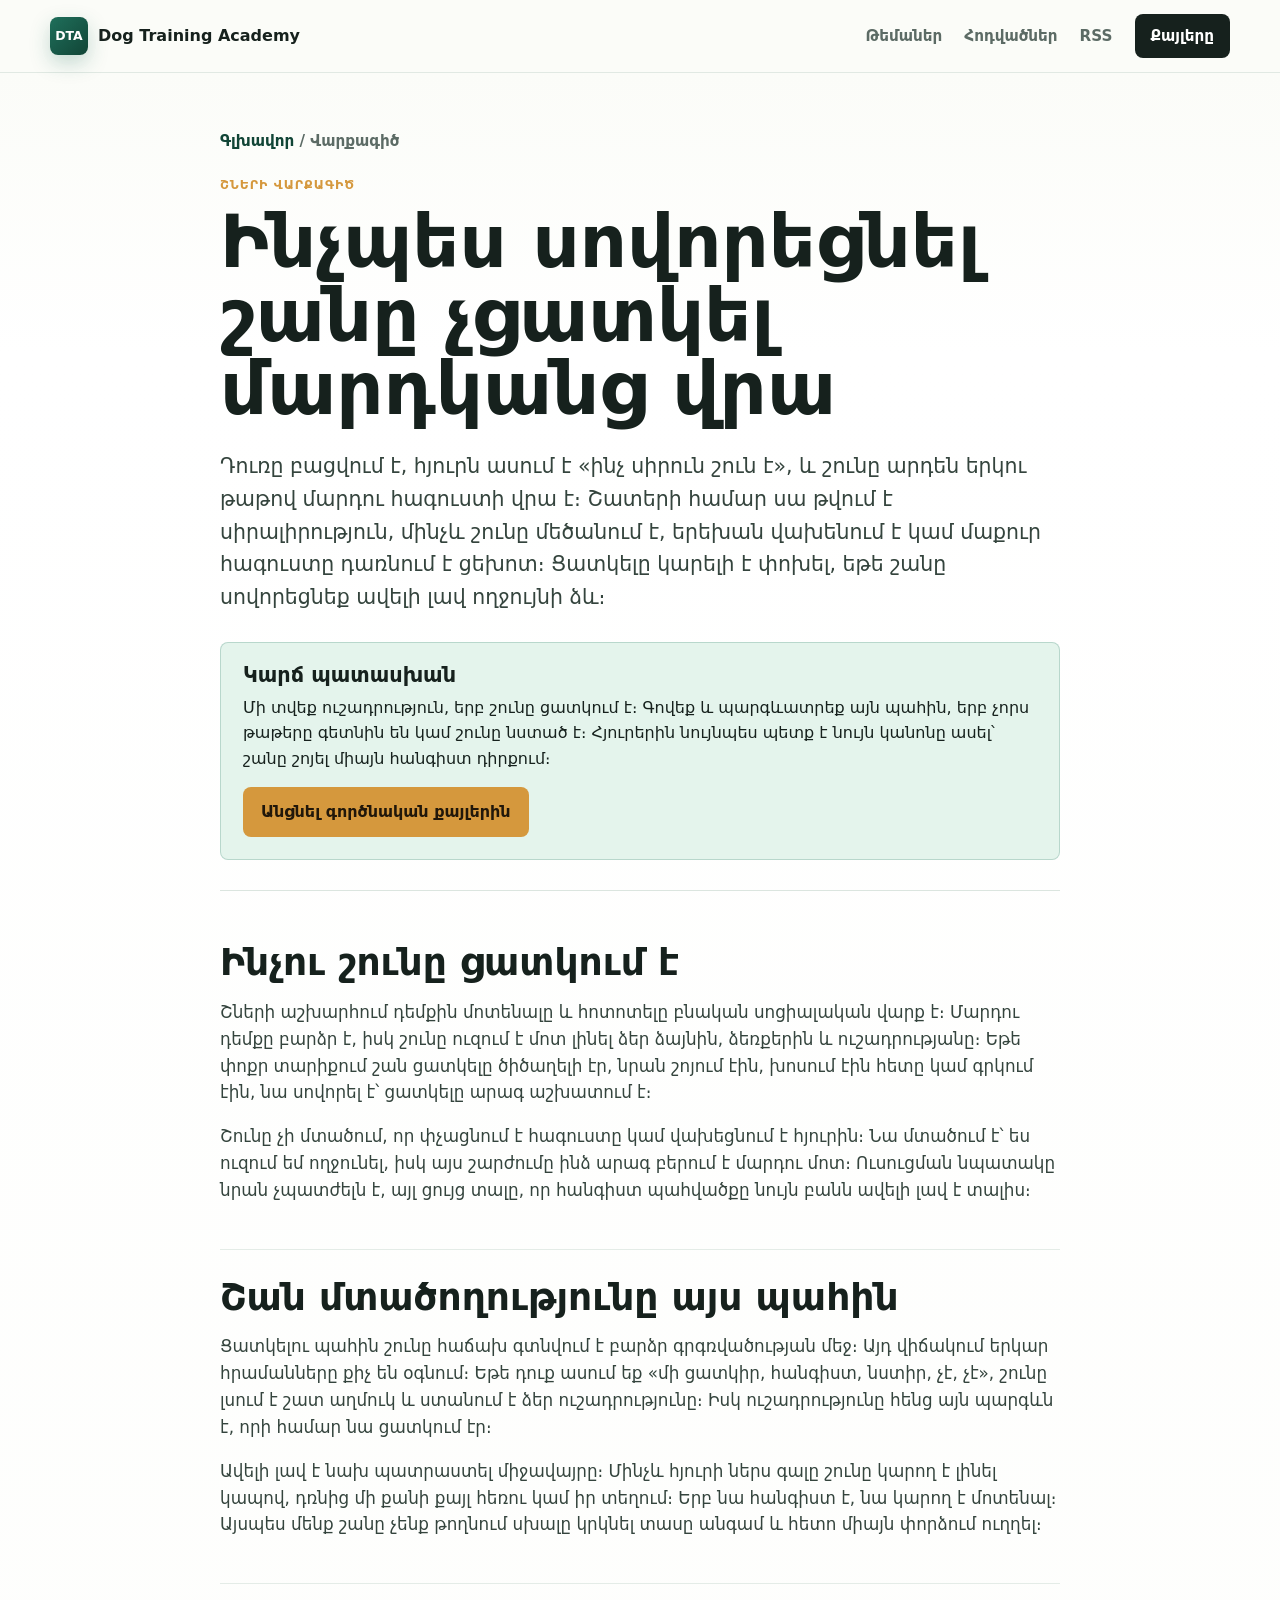
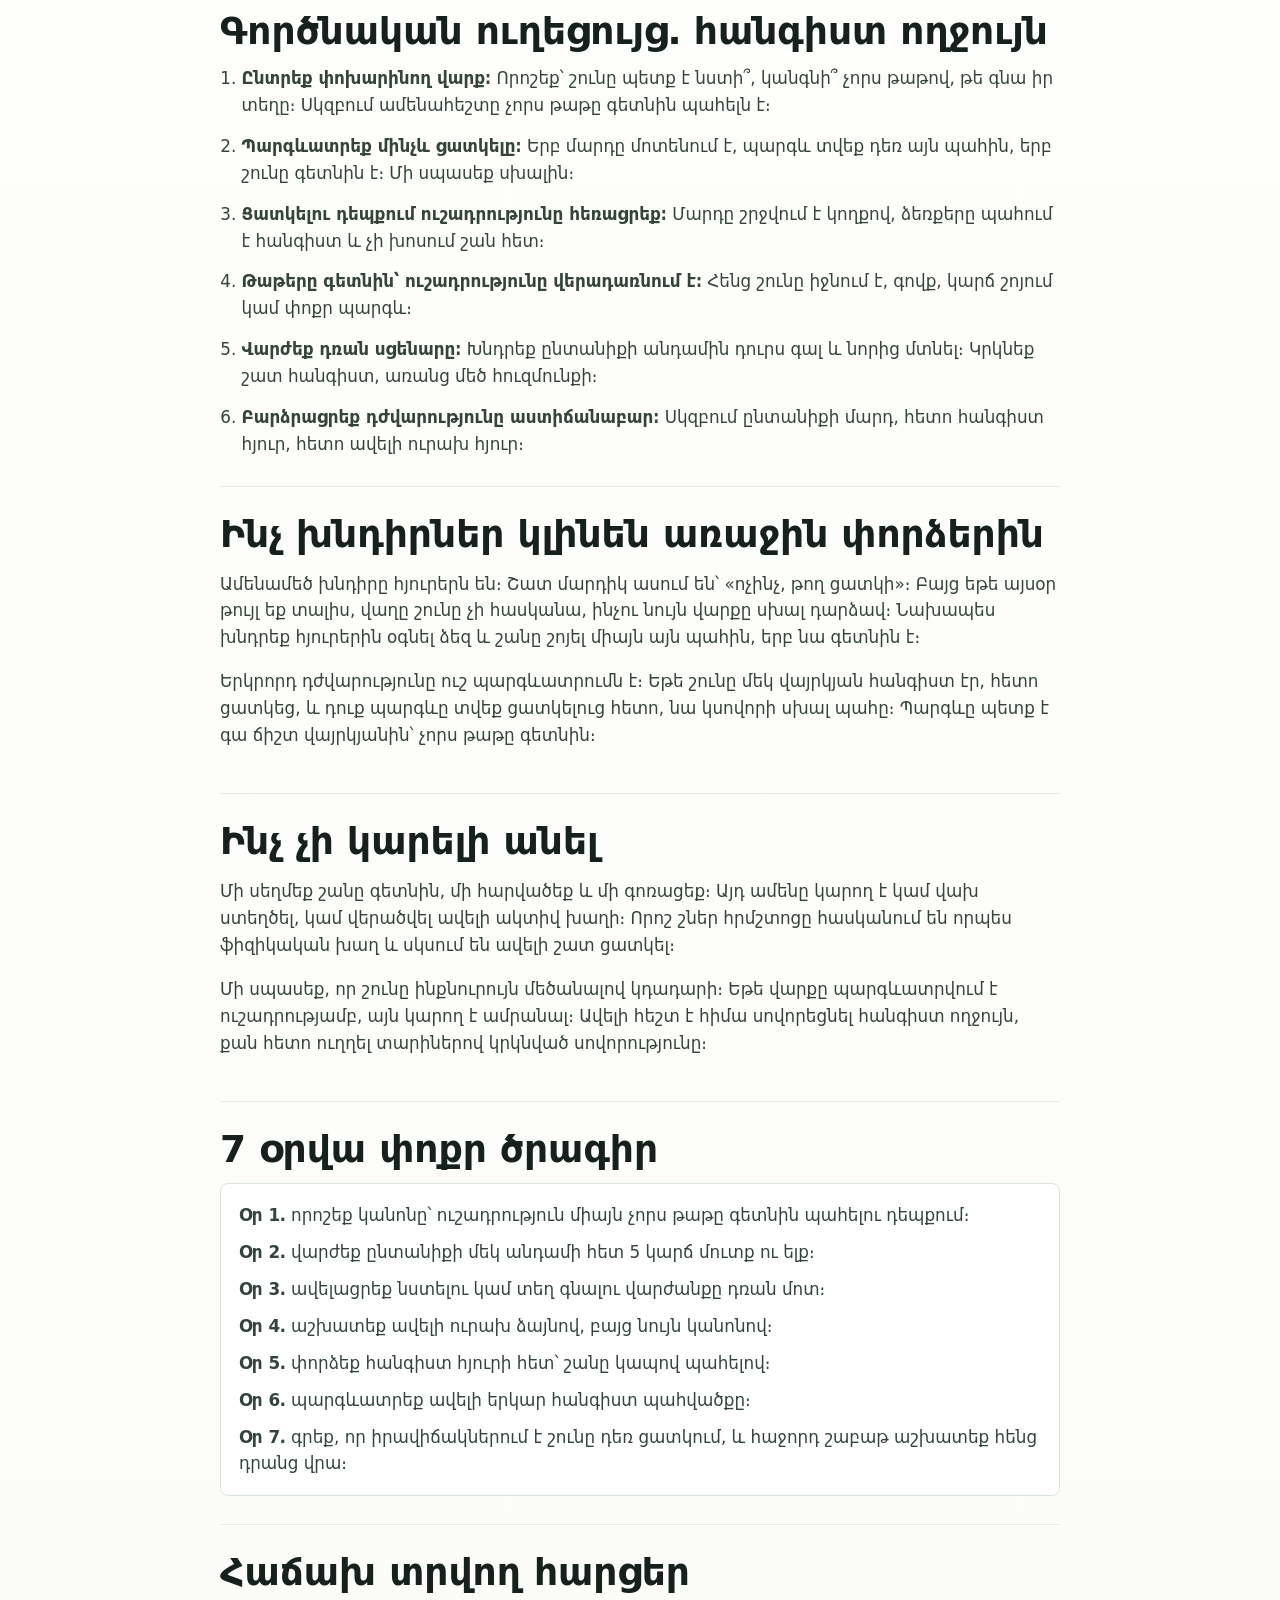
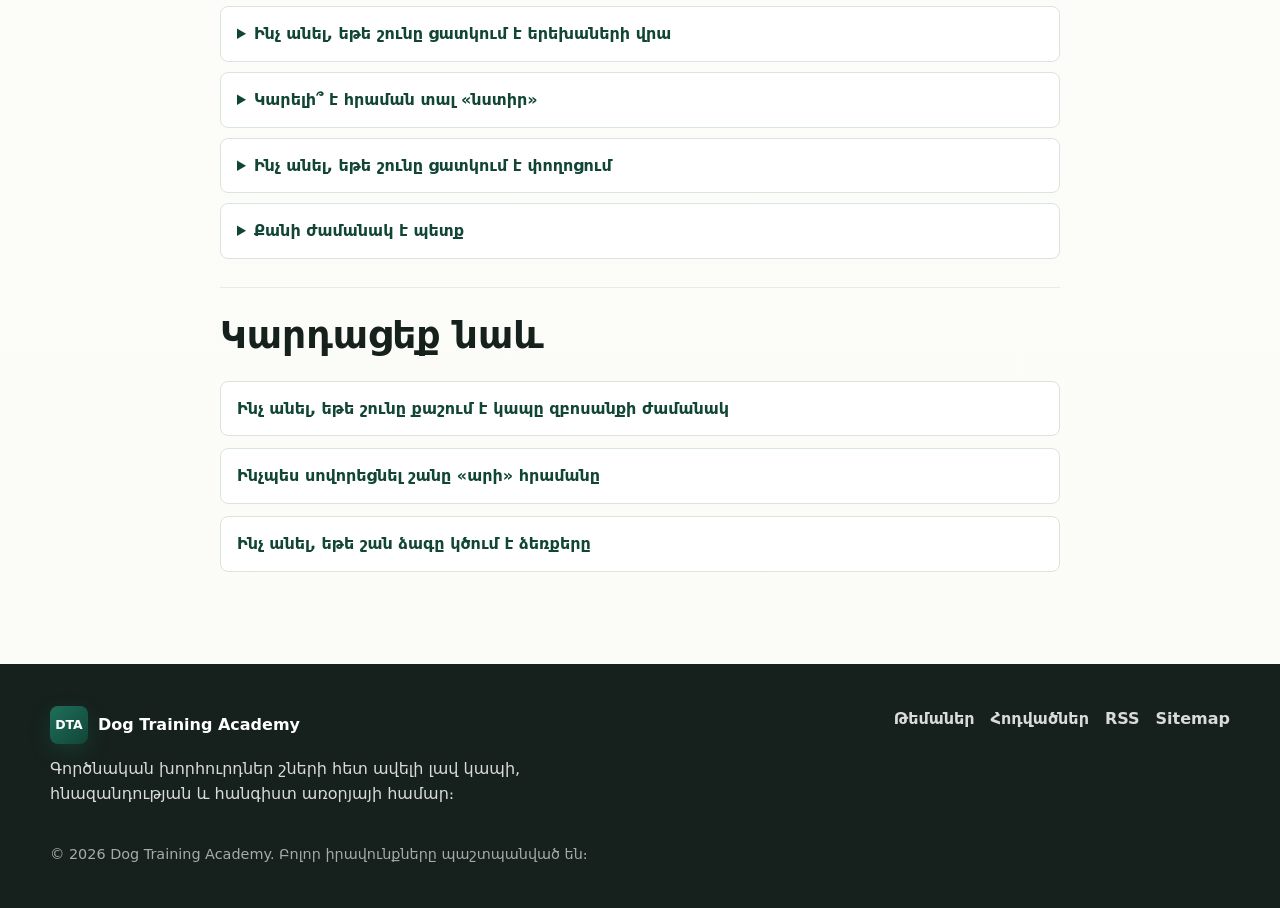
<file: posts/shuny-chcatkel-mardkanc-vra/index.html>
<!doctype html>
<html lang="hy-AM">
<head>
  <meta charset="utf-8">
  <meta name="viewport" content="width=device-width, initial-scale=1">
  <meta name="google-site-verification" content="IKltP1oUj7Y3BJdkTE2-DUNCvV29QHhHrTNKxxtqPhs" />
  <script async src="https://www.googletagmanager.com/gtag/js?id=G-8R0RKRNPSK"></script>
  <script>
    window.dataLayer = window.dataLayer || [];
    function gtag(){dataLayer.push(arguments);}
    gtag('js', new Date());
    gtag('config', 'G-8R0RKRNPSK');
  </script>
  <title>Ինչպես սովորեցնել շանը չցատկել մարդկանց վրա</title>
  <meta name="description" content="Ինչու է շունը ցատկում մարդկանց վրա, ինչ է ուզում ստանալ այդ վարքով և ինչպես քայլ առ քայլ սովորեցնել հանգիստ ողջունել հյուրերին ու անցորդներին։">
  <meta name="robots" content="index, follow, max-image-preview:large">
  <meta name="theme-color" content="#1f6f5b">
  <meta http-equiv="content-language" content="hy-AM">
  <link rel="canonical" href="https://john1912-7.github.io/site/posts/shuny-chcatkel-mardkanc-vra/">
  <link rel="alternate" hreflang="hy-AM" href="https://john1912-7.github.io/site/posts/shuny-chcatkel-mardkanc-vra/">
  <link rel="stylesheet" href="../../styles.css">
  <meta property="og:type" content="article">
  <meta property="og:locale" content="hy_AM">
  <meta property="og:site_name" content="Dog Training Academy">
  <meta property="og:title" content="Ինչպես սովորեցնել շանը չցատկել մարդկանց վրա">
  <meta property="og:description" content="Շունը հաճախ ցատկում է ուշադրություն ստանալու համար։ Սովորեցրեք նրան, որ հանգիստ կանգնելը կամ նստելը ավելի լավ է աշխատում։">
  <meta property="og:url" content="https://john1912-7.github.io/site/posts/shuny-chcatkel-mardkanc-vra/">
  <meta property="og:image" content="https://john1912-7.github.io/site/assets/hero-training.webp">
  <script type="application/ld+json">
  {
    "@context": "https://schema.org",
    "@graph": [
      {
        "@type": "BlogPosting",
        "headline": "Ինչպես սովորեցնել շանը չցատկել մարդկանց վրա",
        "description": "Ինչու է շունը ցատկում մարդկանց վրա և ինչպես սովորեցնել հանգիստ ողջունել։",
        "image": "https://john1912-7.github.io/site/assets/hero-training.webp",
        "datePublished": "2026-06-21",
        "dateModified": "2026-06-21",
        "author": { "@type": "Organization", "name": "Dog Training Academy" },
        "publisher": { "@type": "Organization", "name": "Dog Training Academy" },
        "mainEntityOfPage": "https://john1912-7.github.io/site/posts/shuny-chcatkel-mardkanc-vra/",
        "inLanguage": "hy-AM",
        "articleSection": "Շների վարքագիծ",
        "keywords": "շունը ցատկում է մարդկանց վրա, ինչպես սովորեցնել շանը չցատկել, շան վարքագիծ, հյուրերին ողջունել"
      },
      {
        "@type": "FAQPage",
        "mainEntity": [
          { "@type": "Question", "name": "Ինչու է շունը ցատկում մարդկանց վրա", "acceptedAnswer": { "@type": "Answer", "text": "Շունը հաճախ ցատկում է ուշադրություն, հպում կամ արագ ողջույն ստանալու համար։" } },
          { "@type": "Question", "name": "Պետք է հրե՞լ շանը ներքև", "acceptedAnswer": { "@type": "Answer", "text": "Հրելը կարող է դառնալ խաղ կամ լրացուցիչ ուշադրություն։ Ավելի լավ է ուշադրություն տալ միայն չորս թաթը գետնին պահելու պահին։" } },
          { "@type": "Question", "name": "Ինչ անել, երբ հյուր է գալիս", "acceptedAnswer": { "@type": "Answer", "text": "Սկզբում շանը պահեք կապով կամ դռնից հեռու, պարգևատրեք հանգիստ նստելը և թույլ տվեք մոտենալ միայն հանգստանալու հետո։" } }
        ]
      }
    ]
  }
  </script>
</head>
<body>
  <a class="skip-link" href="#content">Անցնել բովանդակությանը</a>
  <header class="site-header" data-header>
    <nav class="nav" aria-label="Հիմնական նավիգացիա">
      <a class="brand" href="../../" aria-label="Dog Training Academy գլխավոր էջ"><span class="brand-mark" aria-hidden="true">DTA</span><span>Dog Training Academy</span></a>
      <button class="nav-toggle" type="button" aria-expanded="false" aria-controls="site-menu" data-menu-toggle><span></span><span></span><span></span><span class="sr-only">Մենյու</span></button>
      <div class="nav-links" id="site-menu" data-menu><a href="../../#topics">Թեմաներ</a><a href="../../#articles">Հոդվածներ</a><a href="../../feed.xml">RSS</a><a class="nav-cta" href="#practical-guide">Քայլերը</a></div>
    </nav>
  </header>

  <main id="content" class="post-page">
    <article class="post-article">
      <header class="post-hero">
        <p class="breadcrumb"><a href="../../">Գլխավոր</a> / Վարքագիծ</p>
        <p class="eyebrow">Շների վարքագիծ</p>
        <h1>Ինչպես սովորեցնել շանը չցատկել մարդկանց վրա</h1>
        <p class="post-lead">Դուռը բացվում է, հյուրն ասում է «ինչ սիրուն շուն է», և շունը արդեն երկու թաթով մարդու հագուստի վրա է։ Շատերի համար սա թվում է սիրալիրություն, մինչև շունը մեծանում է, երեխան վախենում է կամ մաքուր հագուստը դառնում է ցեխոտ։ Ցատկելը կարելի է փոխել, եթե շանը սովորեցնեք ավելի լավ ողջույնի ձև։</p>
        <div class="quick-box">
          <h2>Կարճ պատասխան</h2>
          <p>Մի տվեք ուշադրություն, երբ շունը ցատկում է։ Գովեք և պարգևատրեք այն պահին, երբ չորս թաթերը գետնին են կամ շունը նստած է։ Հյուրերին նույնպես պետք է նույն կանոնը ասել՝ շանը շոյել միայն հանգիստ դիրքում։</p>
          <a class="button primary" href="#practical-guide">Անցնել գործնական քայլերին</a>
        </div>
      </header>

      <div class="post-content">
        <section>
          <h2>Ինչու շունը ցատկում է</h2>
          <p>Շների աշխարհում դեմքին մոտենալը և հոտոտելը բնական սոցիալական վարք է։ Մարդու դեմքը բարձր է, իսկ շունը ուզում է մոտ լինել ձեր ձայնին, ձեռքերին և ուշադրությանը։ Եթե փոքր տարիքում շան ցատկելը ծիծաղելի էր, նրան շոյում էին, խոսում էին հետը կամ գրկում էին, նա սովորել է՝ ցատկելը արագ աշխատում է։</p>
          <p>Շունը չի մտածում, որ փչացնում է հագուստը կամ վախեցնում է հյուրին։ Նա մտածում է՝ ես ուզում եմ ողջունել, իսկ այս շարժումը ինձ արագ բերում է մարդու մոտ։ Ուսուցման նպատակը նրան չպատժելն է, այլ ցույց տալը, որ հանգիստ պահվածքը նույն բանն ավելի լավ է տալիս։</p>
        </section>

        <section>
          <h2>Շան մտածողությունը այս պահին</h2>
          <p>Ցատկելու պահին շունը հաճախ գտնվում է բարձր գրգռվածության մեջ։ Այդ վիճակում երկար հրամանները քիչ են օգնում։ Եթե դուք ասում եք «մի ցատկիր, հանգիստ, նստիր, չէ, չէ», շունը լսում է շատ աղմուկ և ստանում է ձեր ուշադրությունը։ Իսկ ուշադրությունը հենց այն պարգևն է, որի համար նա ցատկում էր։</p>
          <p>Ավելի լավ է նախ պատրաստել միջավայրը։ Մինչև հյուրի ներս գալը շունը կարող է լինել կապով, դռնից մի քանի քայլ հեռու կամ իր տեղում։ Երբ նա հանգիստ է, նա կարող է մոտենալ։ Այսպես մենք շանը չենք թողնում սխալը կրկնել տասը անգամ և հետո միայն փորձում ուղղել։</p>
        </section>

        <section id="practical-guide">
          <h2>Գործնական ուղեցույց․ հանգիստ ողջույն</h2>
          <ol class="guide-steps">
            <li><strong>Ընտրեք փոխարինող վարք։</strong> Որոշեք՝ շունը պետք է նստի՞, կանգնի՞ չորս թաթով, թե գնա իր տեղը։ Սկզբում ամենահեշտը չորս թաթը գետնին պահելն է։</li>
            <li><strong>Պարգևատրեք մինչև ցատկելը։</strong> Երբ մարդը մոտենում է, պարգև տվեք դեռ այն պահին, երբ շունը գետնին է։ Մի սպասեք սխալին։</li>
            <li><strong>Ցատկելու դեպքում ուշադրությունը հեռացրեք։</strong> Մարդը շրջվում է կողքով, ձեռքերը պահում է հանգիստ և չի խոսում շան հետ։</li>
            <li><strong>Թաթերը գետնին՝ ուշադրությունը վերադառնում է։</strong> Հենց շունը իջնում է, գովք, կարճ շոյում կամ փոքր պարգև։</li>
            <li><strong>Վարժեք դռան սցենարը։</strong> Խնդրեք ընտանիքի անդամին դուրս գալ և նորից մտնել։ Կրկնեք շատ հանգիստ, առանց մեծ հուզմունքի։</li>
            <li><strong>Բարձրացրեք դժվարությունը աստիճանաբար։</strong> Սկզբում ընտանիքի մարդ, հետո հանգիստ հյուր, հետո ավելի ուրախ հյուր։</li>
          </ol>
        </section>

        <section>
          <h2>Ինչ խնդիրներ կլինեն առաջին փորձերին</h2>
          <p>Ամենամեծ խնդիրը հյուրերն են։ Շատ մարդիկ ասում են՝ «ոչինչ, թող ցատկի»։ Բայց եթե այսօր թույլ եք տալիս, վաղը շունը չի հասկանա, ինչու նույն վարքը սխալ դարձավ։ Նախապես խնդրեք հյուրերին օգնել ձեզ և շանը շոյել միայն այն պահին, երբ նա գետնին է։</p>
          <p>Երկրորդ դժվարությունը ուշ պարգևատրումն է։ Եթե շունը մեկ վայրկյան հանգիստ էր, հետո ցատկեց, և դուք պարգևը տվեք ցատկելուց հետո, նա կսովորի սխալ պահը։ Պարգևը պետք է գա ճիշտ վայրկյանին՝ չորս թաթը գետնին։</p>
        </section>

        <section>
          <h2>Ինչ չի կարելի անել</h2>
          <p>Մի սեղմեք շանը գետնին, մի հարվածեք և մի գոռացեք։ Այդ ամենը կարող է կամ վախ ստեղծել, կամ վերածվել ավելի ակտիվ խաղի։ Որոշ շներ հրմշտոցը հասկանում են որպես ֆիզիկական խաղ և սկսում են ավելի շատ ցատկել։</p>
          <p>Մի սպասեք, որ շունը ինքնուրույն մեծանալով կդադարի։ Եթե վարքը պարգևատրվում է ուշադրությամբ, այն կարող է ամրանալ։ Ավելի հեշտ է հիմա սովորեցնել հանգիստ ողջույն, քան հետո ուղղել տարիներով կրկնված սովորությունը։</p>
        </section>

        <section>
          <h2>7 օրվա փոքր ծրագիր</h2>
          <div class="day-plan">
            <p><strong>Օր 1․</strong> որոշեք կանոնը՝ ուշադրություն միայն չորս թաթը գետնին պահելու դեպքում։</p>
            <p><strong>Օր 2․</strong> վարժեք ընտանիքի մեկ անդամի հետ 5 կարճ մուտք ու ելք։</p>
            <p><strong>Օր 3․</strong> ավելացրեք նստելու կամ տեղ գնալու վարժանքը դռան մոտ։</p>
            <p><strong>Օր 4․</strong> աշխատեք ավելի ուրախ ձայնով, բայց նույն կանոնով։</p>
            <p><strong>Օր 5․</strong> փորձեք հանգիստ հյուրի հետ՝ շանը կապով պահելով։</p>
            <p><strong>Օր 6․</strong> պարգևատրեք ավելի երկար հանգիստ պահվածքը։</p>
            <p><strong>Օր 7․</strong> գրեք, որ իրավիճակներում է շունը դեռ ցատկում, և հաջորդ շաբաթ աշխատեք հենց դրանց վրա։</p>
          </div>
        </section>

        <section>
          <h2>Հաճախ տրվող հարցեր</h2>
          <div class="faq-list">
            <details><summary>Ինչ անել, եթե շունը ցատկում է երեխաների վրա</summary><p>Սկզբում շանը պահեք կապով և հեռավորությամբ։ Երեխան չպետք է լինի վարժանքի առաջին օգնականը, եթե շունը ուժեղ է կամ երեխան վախենում է։</p></details>
            <details><summary>Կարելի՞ է հրաման տալ «նստիր»</summary><p>Այո, եթե շունը արդեն լավ գիտի այդ հրամանը։ Բայց եթե նա շատ գրգռված է, նախ նվազեցրեք գրգռվածությունը և հեշտացրեք իրավիճակը։</p></details>
            <details><summary>Ինչ անել, եթե շունը ցատկում է փողոցում</summary><p>Աշխատեք հեռավորությունից, պարգևատրեք մարդկանց կողքով հանգիստ անցնելը և մի թույլ տվեք մոտենալ, երբ շունը ձգում է կամ ցատկում։</p></details>
            <details><summary>Քանի ժամանակ է պետք</summary><p>Առաջին փոփոխությունը կարող է լինել մի քանի օրում, բայց հյուրերի հետ կայուն վարքի համար սովորաբար պետք է մի քանի շաբաթ հետևողական աշխատանք։</p></details>
          </div>
        </section>

        <section class="related-posts">
          <h2>Կարդացեք նաև</h2>
          <a href="../shuny-qashum-e-kapy/">Ինչ անել, եթե շունը քաշում է կապը զբոսանքի ժամանակ</a>
          <a href="../sovorecnel-shany-ari-hramany/">Ինչպես սովորեցնել շանը «արի» հրամանը</a>
          <a href="../shan-dzagy-kcum-e-dzerqery/">Ինչ անել, եթե շան ձագը կծում է ձեռքերը</a>
        </section>
      </div>
    </article>
  </main>

  <footer class="footer">
    <div><a class="brand footer-brand" href="../../"><span class="brand-mark" aria-hidden="true">DTA</span><span>Dog Training Academy</span></a><p>Գործնական խորհուրդներ շների հետ ավելի լավ կապի, հնազանդության և հանգիստ առօրյայի համար։</p></div>
    <nav aria-label="Ստորին նավիգացիա"><a href="../../#topics">Թեմաներ</a><a href="../../#articles">Հոդվածներ</a><a href="../../feed.xml">RSS</a><a href="../../sitemap.xml">Sitemap</a></nav>
    <p class="copyright">© <span data-year></span> Dog Training Academy. Բոլոր իրավունքները պաշտպանված են։</p>
  </footer>
  <script src="../../script.js" defer></script>
</body>
</html>
</file>
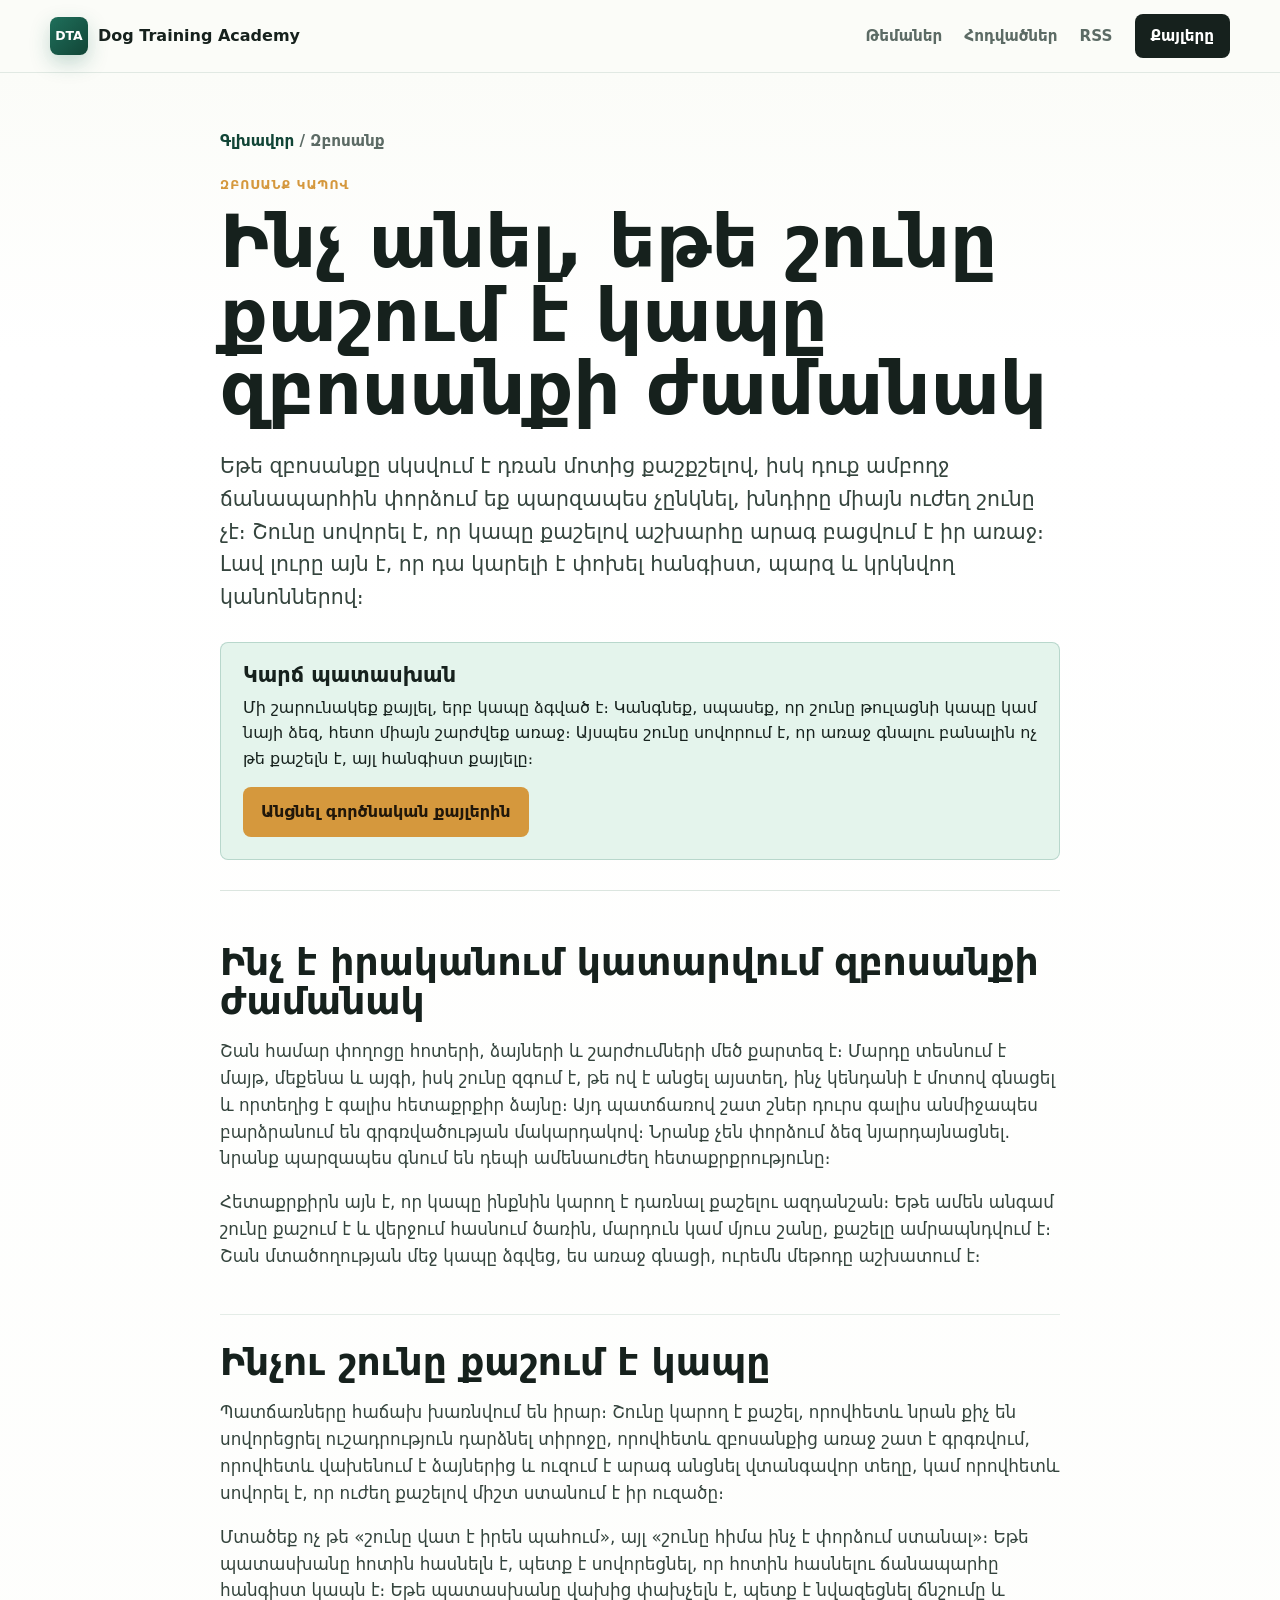
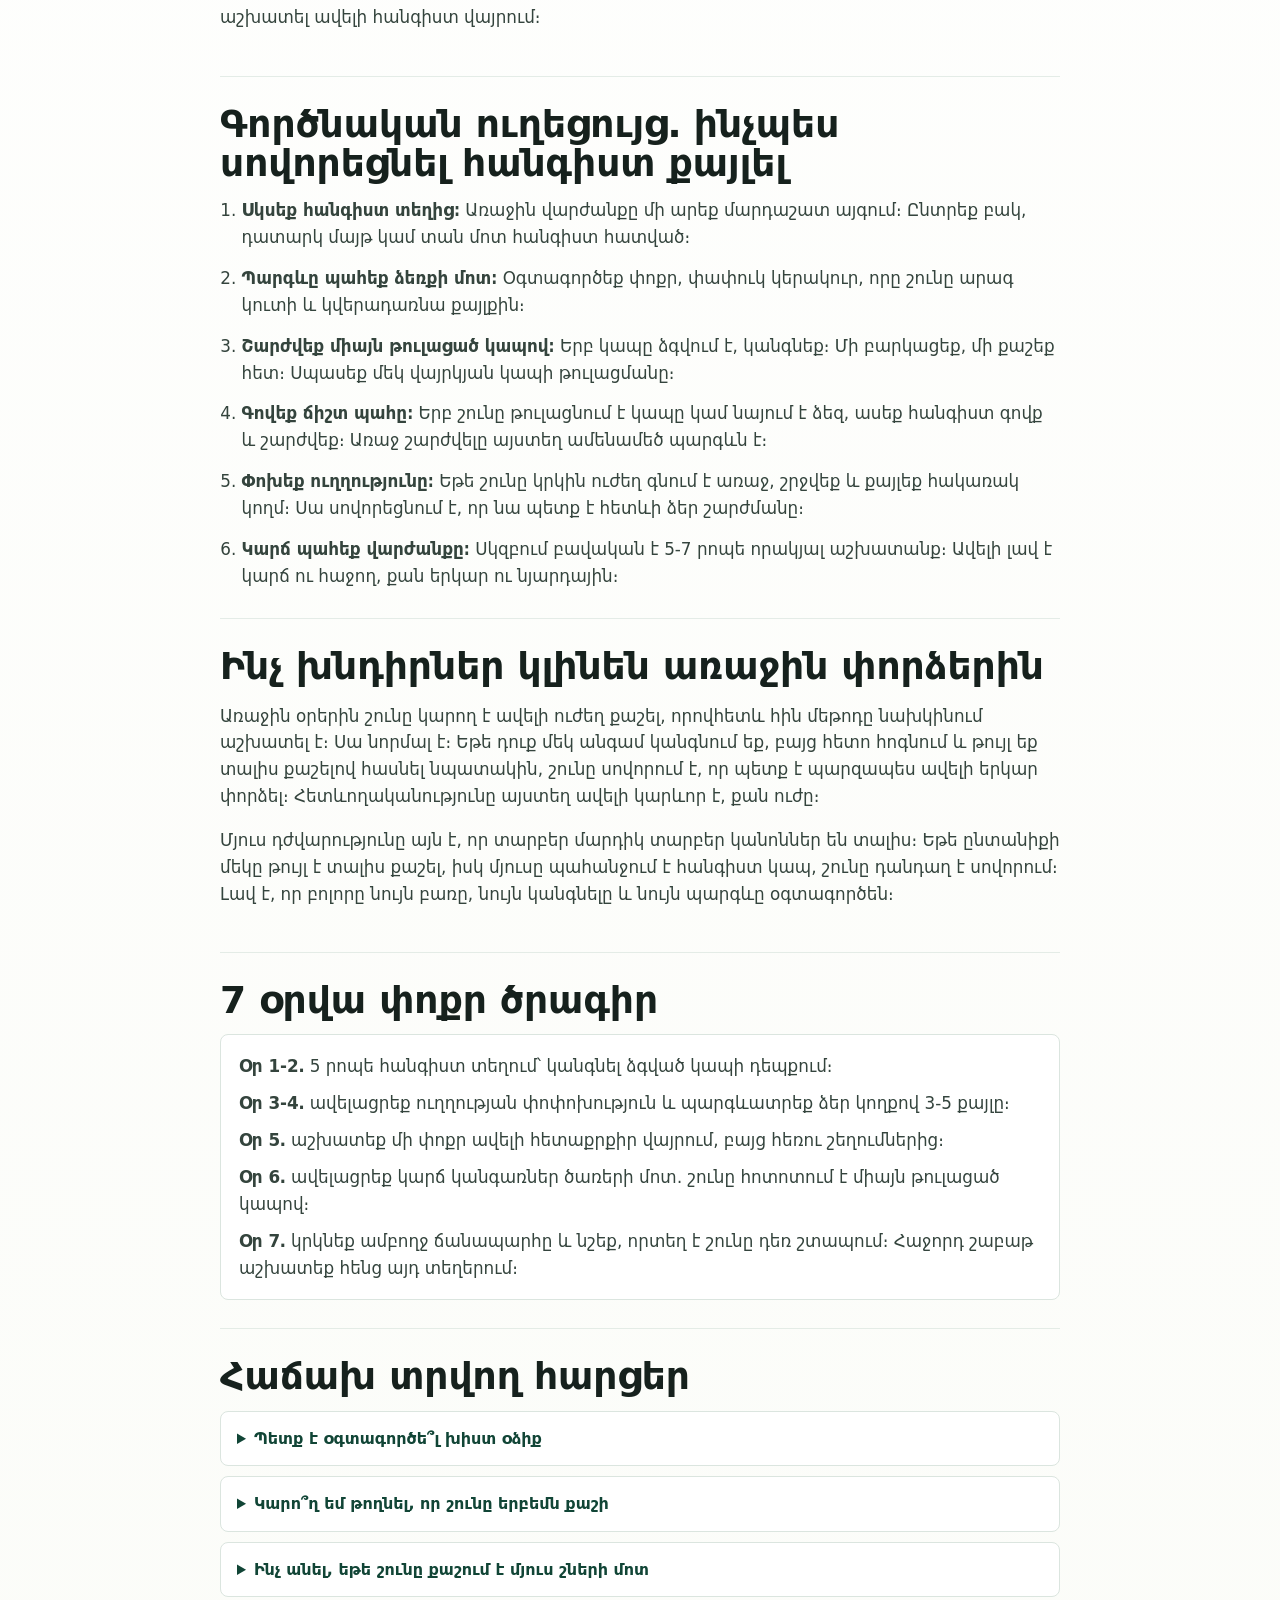
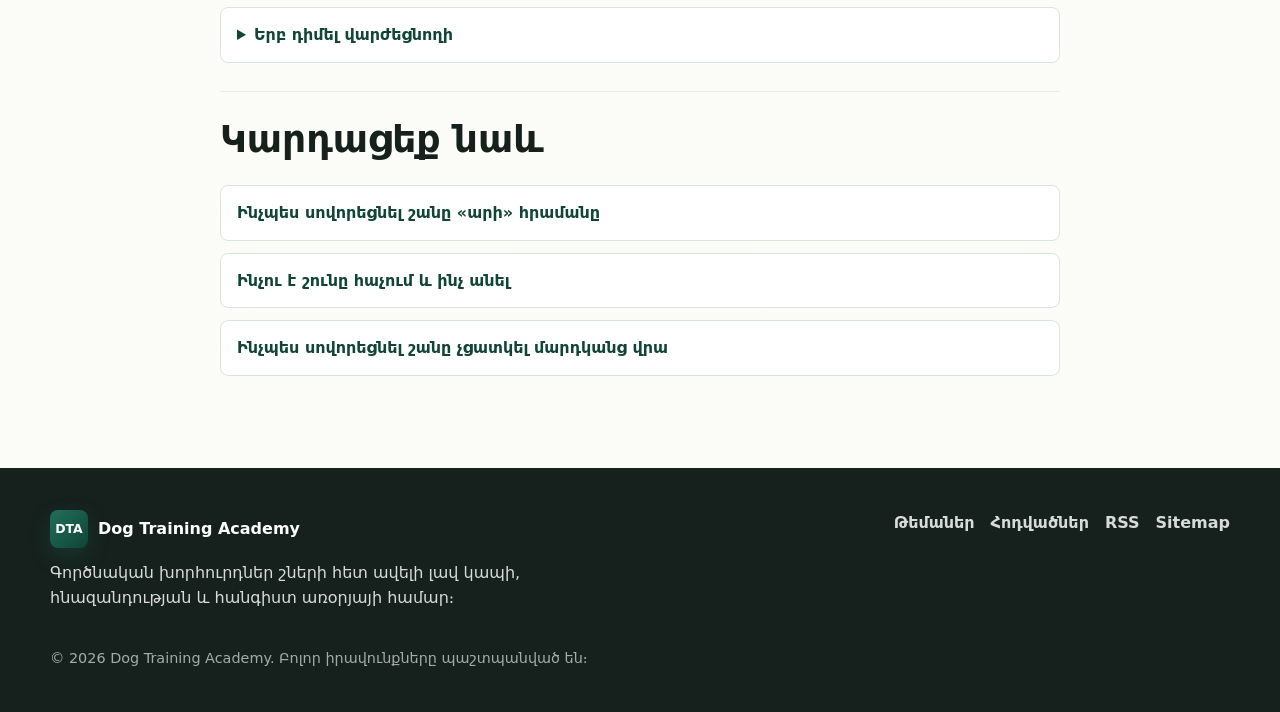
<file: posts/shuny-qashum-e-kapy/index.html>
<!doctype html>
<html lang="hy-AM">
<head>
  <meta charset="utf-8">
  <meta name="viewport" content="width=device-width, initial-scale=1">
  <meta name="google-site-verification" content="IKltP1oUj7Y3BJdkTE2-DUNCvV29QHhHrTNKxxtqPhs" />
  <script async src="https://www.googletagmanager.com/gtag/js?id=G-8R0RKRNPSK"></script>
  <script>
    window.dataLayer = window.dataLayer || [];
    function gtag(){dataLayer.push(arguments);}
    gtag('js', new Date());
    gtag('config', 'G-8R0RKRNPSK');
  </script>
  <title>Ինչ անել, եթե շունը քաշում է կապը զբոսանքի ժամանակ</title>
  <meta name="description" content="Պարզ ուղեցույց՝ ինչու է շունը քաշում կապը զբոսանքի ժամանակ, ինչպես հասկանալ պատճառը և ինչ քայլերով սովորեցնել հանգիստ քայլել ձեր կողքով։">
  <meta name="robots" content="index, follow, max-image-preview:large">
  <meta name="theme-color" content="#1f6f5b">
  <meta http-equiv="content-language" content="hy-AM">
  <link rel="canonical" href="https://john1912-7.github.io/site/posts/shuny-qashum-e-kapy/">
  <link rel="alternate" hreflang="hy-AM" href="https://john1912-7.github.io/site/posts/shuny-qashum-e-kapy/">
  <link rel="stylesheet" href="../../styles.css">
  <meta property="og:type" content="article">
  <meta property="og:locale" content="hy_AM">
  <meta property="og:site_name" content="Dog Training Academy">
  <meta property="og:title" content="Ինչ անել, եթե շունը քաշում է կապը զբոսանքի ժամանակ">
  <meta property="og:description" content="Ինչու է շունը շտապում առաջ, ինչ է մտածում այդ պահին և ինչպես քայլ առ քայլ սովորեցնել հանգիստ զբոսանք։">
  <meta property="og:url" content="https://john1912-7.github.io/site/posts/shuny-qashum-e-kapy/">
  <meta property="og:image" content="https://john1912-7.github.io/site/assets/hero-training.webp">
  <script type="application/ld+json">
  {
    "@context": "https://schema.org",
    "@graph": [
      {
        "@type": "BlogPosting",
        "headline": "Ինչ անել, եթե շունը քաշում է կապը զբոսանքի ժամանակ",
        "description": "Պարզ ուղեցույց՝ ինչու է շունը քաշում կապը զբոսանքի ժամանակ և ինչպես սովորեցնել հանգիստ քայլել։",
        "image": "https://john1912-7.github.io/site/assets/hero-training.webp",
        "datePublished": "2026-06-21",
        "dateModified": "2026-06-21",
        "author": { "@type": "Organization", "name": "Dog Training Academy" },
        "publisher": { "@type": "Organization", "name": "Dog Training Academy" },
        "mainEntityOfPage": "https://john1912-7.github.io/site/posts/shuny-qashum-e-kapy/",
        "inLanguage": "hy-AM",
        "articleSection": "Զբոսանք կապով",
        "keywords": "շունը քաշում է կապը, զբոսանք շան հետ, շան վարժեցում, հանգիստ քայլել կապով"
      },
      {
        "@type": "FAQPage",
        "mainEntity": [
          { "@type": "Question", "name": "Ինչու է շունը քաշում կապը", "acceptedAnswer": { "@type": "Answer", "text": "Շունը հաճախ քաշում է, որովհետև առաջ գնալը դարձել է պարգև․ նա հասնում է հոտերին, մարդկանց կամ մյուս շներին։" } },
          { "@type": "Question", "name": "Պետք է քաշե՞լ կապը հետ", "acceptedAnswer": { "@type": "Answer", "text": "Ոչ։ Ավելի լավ է կանգնել, սպասել կապի թուլանալուն և շարունակել միայն հանգիստ քայլքի դեպքում։" } },
          { "@type": "Question", "name": "Քանի օրում շունը կսովորի հանգիստ քայլել", "acceptedAnswer": { "@type": "Answer", "text": "Առաջին փոփոխությունը հաճախ երևում է մի քանի օրում, բայց կայուն սովորության համար պետք է շաբաթներ շարունակ կրկնել նույն կանոնները։" } }
        ]
      }
    ]
  }
  </script>
</head>
<body>
  <a class="skip-link" href="#content">Անցնել բովանդակությանը</a>
  <header class="site-header" data-header>
    <nav class="nav" aria-label="Հիմնական նավիգացիա">
      <a class="brand" href="../../" aria-label="Dog Training Academy գլխավոր էջ"><span class="brand-mark" aria-hidden="true">DTA</span><span>Dog Training Academy</span></a>
      <button class="nav-toggle" type="button" aria-expanded="false" aria-controls="site-menu" data-menu-toggle><span></span><span></span><span></span><span class="sr-only">Մենյու</span></button>
      <div class="nav-links" id="site-menu" data-menu>
        <a href="../../#topics">Թեմաներ</a>
        <a href="../../#articles">Հոդվածներ</a>
        <a href="../../feed.xml">RSS</a>
        <a class="nav-cta" href="#practical-guide">Քայլերը</a>
      </div>
    </nav>
  </header>

  <main id="content" class="post-page">
    <article class="post-article">
      <header class="post-hero">
        <p class="breadcrumb"><a href="../../">Գլխավոր</a> / Զբոսանք</p>
        <p class="eyebrow">Զբոսանք կապով</p>
        <h1>Ինչ անել, եթե շունը քաշում է կապը զբոսանքի ժամանակ</h1>
        <p class="post-lead">Եթե զբոսանքը սկսվում է դռան մոտից քաշքշելով, իսկ դուք ամբողջ ճանապարհին փորձում եք պարզապես չընկնել, խնդիրը միայն ուժեղ շունը չէ։ Շունը սովորել է, որ կապը քաշելով աշխարհը արագ բացվում է իր առաջ։ Լավ լուրը այն է, որ դա կարելի է փոխել հանգիստ, պարզ և կրկնվող կանոններով։</p>
        <div class="quick-box">
          <h2>Կարճ պատասխան</h2>
          <p>Մի շարունակեք քայլել, երբ կապը ձգված է։ Կանգնեք, սպասեք, որ շունը թուլացնի կապը կամ նայի ձեզ, հետո միայն շարժվեք առաջ։ Այսպես շունը սովորում է, որ առաջ գնալու բանալին ոչ թե քաշելն է, այլ հանգիստ քայլելը։</p>
          <a class="button primary" href="#practical-guide">Անցնել գործնական քայլերին</a>
        </div>
      </header>

      <div class="post-content">
        <section>
          <h2>Ինչ է իրականում կատարվում զբոսանքի ժամանակ</h2>
          <p>Շան համար փողոցը հոտերի, ձայների և շարժումների մեծ քարտեզ է։ Մարդը տեսնում է մայթ, մեքենա և այգի, իսկ շունը զգում է, թե ով է անցել այստեղ, ինչ կենդանի է մոտով գնացել և որտեղից է գալիս հետաքրքիր ձայնը։ Այդ պատճառով շատ շներ դուրս գալիս անմիջապես բարձրանում են գրգռվածության մակարդակով։ Նրանք չեն փորձում ձեզ նյարդայնացնել․ նրանք պարզապես գնում են դեպի ամենաուժեղ հետաքրքրությունը։</p>
          <p>Հետաքրքիրն այն է, որ կապը ինքնին կարող է դառնալ քաշելու ազդանշան։ Եթե ամեն անգամ շունը քաշում է և վերջում հասնում ծառին, մարդուն կամ մյուս շանը, քաշելը ամրապնդվում է։ Շան մտածողության մեջ կապը ձգվեց, ես առաջ գնացի, ուրեմն մեթոդը աշխատում է։</p>
        </section>

        <section>
          <h2>Ինչու շունը քաշում է կապը</h2>
          <p>Պատճառները հաճախ խառնվում են իրար։ Շունը կարող է քաշել, որովհետև նրան քիչ են սովորեցրել ուշադրություն դարձնել տիրոջը, որովհետև զբոսանքից առաջ շատ է գրգռվում, որովհետև վախենում է ձայներից և ուզում է արագ անցնել վտանգավոր տեղը, կամ որովհետև սովորել է, որ ուժեղ քաշելով միշտ ստանում է իր ուզածը։</p>
          <p>Մտածեք ոչ թե «շունը վատ է իրեն պահում», այլ «շունը հիմա ինչ է փորձում ստանալ»։ Եթե պատասխանը հոտին հասնելն է, պետք է սովորեցնել, որ հոտին հասնելու ճանապարհը հանգիստ կապն է։ Եթե պատասխանը վախից փախչելն է, պետք է նվազեցնել ճնշումը և աշխատել ավելի հանգիստ վայրում։</p>
        </section>

        <section id="practical-guide">
          <h2>Գործնական ուղեցույց․ ինչպես սովորեցնել հանգիստ քայլել</h2>
          <ol class="guide-steps">
            <li><strong>Սկսեք հանգիստ տեղից։</strong> Առաջին վարժանքը մի արեք մարդաշատ այգում։ Ընտրեք բակ, դատարկ մայթ կամ տան մոտ հանգիստ հատված։</li>
            <li><strong>Պարգևը պահեք ձեռքի մոտ։</strong> Օգտագործեք փոքր, փափուկ կերակուր, որը շունը արագ կուտի և կվերադառնա քայլքին։</li>
            <li><strong>Շարժվեք միայն թուլացած կապով։</strong> Երբ կապը ձգվում է, կանգնեք։ Մի բարկացեք, մի քաշեք հետ։ Սպասեք մեկ վայրկյան կապի թուլացմանը։</li>
            <li><strong>Գովեք ճիշտ պահը։</strong> Երբ շունը թուլացնում է կապը կամ նայում է ձեզ, ասեք հանգիստ գովք և շարժվեք։ Առաջ շարժվելը այստեղ ամենամեծ պարգևն է։</li>
            <li><strong>Փոխեք ուղղությունը։</strong> Եթե շունը կրկին ուժեղ գնում է առաջ, շրջվեք և քայլեք հակառակ կողմ։ Սա սովորեցնում է, որ նա պետք է հետևի ձեր շարժմանը։</li>
            <li><strong>Կարճ պահեք վարժանքը։</strong> Սկզբում բավական է 5-7 րոպե որակյալ աշխատանք։ Ավելի լավ է կարճ ու հաջող, քան երկար ու նյարդային։</li>
          </ol>
        </section>

        <section>
          <h2>Ինչ խնդիրներ կլինեն առաջին փորձերին</h2>
          <p>Առաջին օրերին շունը կարող է ավելի ուժեղ քաշել, որովհետև հին մեթոդը նախկինում աշխատել է։ Սա նորմալ է։ Եթե դուք մեկ անգամ կանգնում եք, բայց հետո հոգնում և թույլ եք տալիս քաշելով հասնել նպատակին, շունը սովորում է, որ պետք է պարզապես ավելի երկար փորձել։ Հետևողականությունը այստեղ ավելի կարևոր է, քան ուժը։</p>
          <p>Մյուս դժվարությունը այն է, որ տարբեր մարդիկ տարբեր կանոններ են տալիս։ Եթե ընտանիքի մեկը թույլ է տալիս քաշել, իսկ մյուսը պահանջում է հանգիստ կապ, շունը դանդաղ է սովորում։ Լավ է, որ բոլորը նույն բառը, նույն կանգնելը և նույն պարգևը օգտագործեն։</p>
        </section>

        <section>
          <h2>7 օրվա փոքր ծրագիր</h2>
          <div class="day-plan">
            <p><strong>Օր 1-2․</strong> 5 րոպե հանգիստ տեղում՝ կանգնել ձգված կապի դեպքում։</p>
            <p><strong>Օր 3-4․</strong> ավելացրեք ուղղության փոփոխություն և պարգևատրեք ձեր կողքով 3-5 քայլը։</p>
            <p><strong>Օր 5․</strong> աշխատեք մի փոքր ավելի հետաքրքիր վայրում, բայց հեռու շեղումներից։</p>
            <p><strong>Օր 6․</strong> ավելացրեք կարճ կանգառներ ծառերի մոտ․ շունը հոտոտում է միայն թուլացած կապով։</p>
            <p><strong>Օր 7․</strong> կրկնեք ամբողջ ճանապարհը և նշեք, որտեղ է շունը դեռ շտապում։ Հաջորդ շաբաթ աշխատեք հենց այդ տեղերում։</p>
          </div>
        </section>

        <section>
          <h2>Հաճախ տրվող հարցեր</h2>
          <div class="faq-list">
            <details><summary>Պետք է օգտագործե՞լ խիստ օձիք</summary><p>Սովորաբար ավելի լավ է սկսել հարմար ամրագոտուց և ուսուցումից։ Եթե շունը շատ ուժեղ է կամ կա անվտանգության խնդիր, խորհրդակցեք մասնագետի հետ։</p></details>
            <details><summary>Կարո՞ղ եմ թողնել, որ շունը երբեմն քաշի</summary><p>Կարող եք ունենալ ազատ հոտոտելու հատված, բայց տվեք հստակ ազդանշան։ Առանց ազդանշանի շունը չի հասկանա, երբ է թույլատրելի և երբ ոչ։</p></details>
            <details><summary>Ինչ անել, եթե շունը քաշում է մյուս շների մոտ</summary><p>Աշխատեք ավելի մեծ հեռավորությունից։ Պարգևատրեք, երբ նա նայում է շանը և հետո վերադառնում է ձեզ։</p></details>
            <details><summary>Երբ դիմել վարժեցնողի</summary><p>Եթե քաշելը կապված է ագրեսիայի, ուժեղ վախի կամ վերահսկողության կորստի հետ, լավ է աշխատել փորձառու վարժեցնողի հետ։</p></details>
          </div>
        </section>

        <section class="related-posts">
          <h2>Կարդացեք նաև</h2>
          <a href="../sovorecnel-shany-ari-hramany/">Ինչպես սովորեցնել շանը «արի» հրամանը</a>
          <a href="../inchu-e-shuny-hachum/">Ինչու է շունը հաչում և ինչ անել</a>
          <a href="../shuny-chcatkel-mardkanc-vra/">Ինչպես սովորեցնել շանը չցատկել մարդկանց վրա</a>
        </section>
      </div>
    </article>
  </main>

  <footer class="footer">
    <div><a class="brand footer-brand" href="../../"><span class="brand-mark" aria-hidden="true">DTA</span><span>Dog Training Academy</span></a><p>Գործնական խորհուրդներ շների հետ ավելի լավ կապի, հնազանդության և հանգիստ առօրյայի համար։</p></div>
    <nav aria-label="Ստորին նավիգացիա"><a href="../../#topics">Թեմաներ</a><a href="../../#articles">Հոդվածներ</a><a href="../../feed.xml">RSS</a><a href="../../sitemap.xml">Sitemap</a></nav>
    <p class="copyright">© <span data-year></span> Dog Training Academy. Բոլոր իրավունքները պաշտպանված են։</p>
  </footer>
  <script src="../../script.js" defer></script>
</body>
</html>
</file>
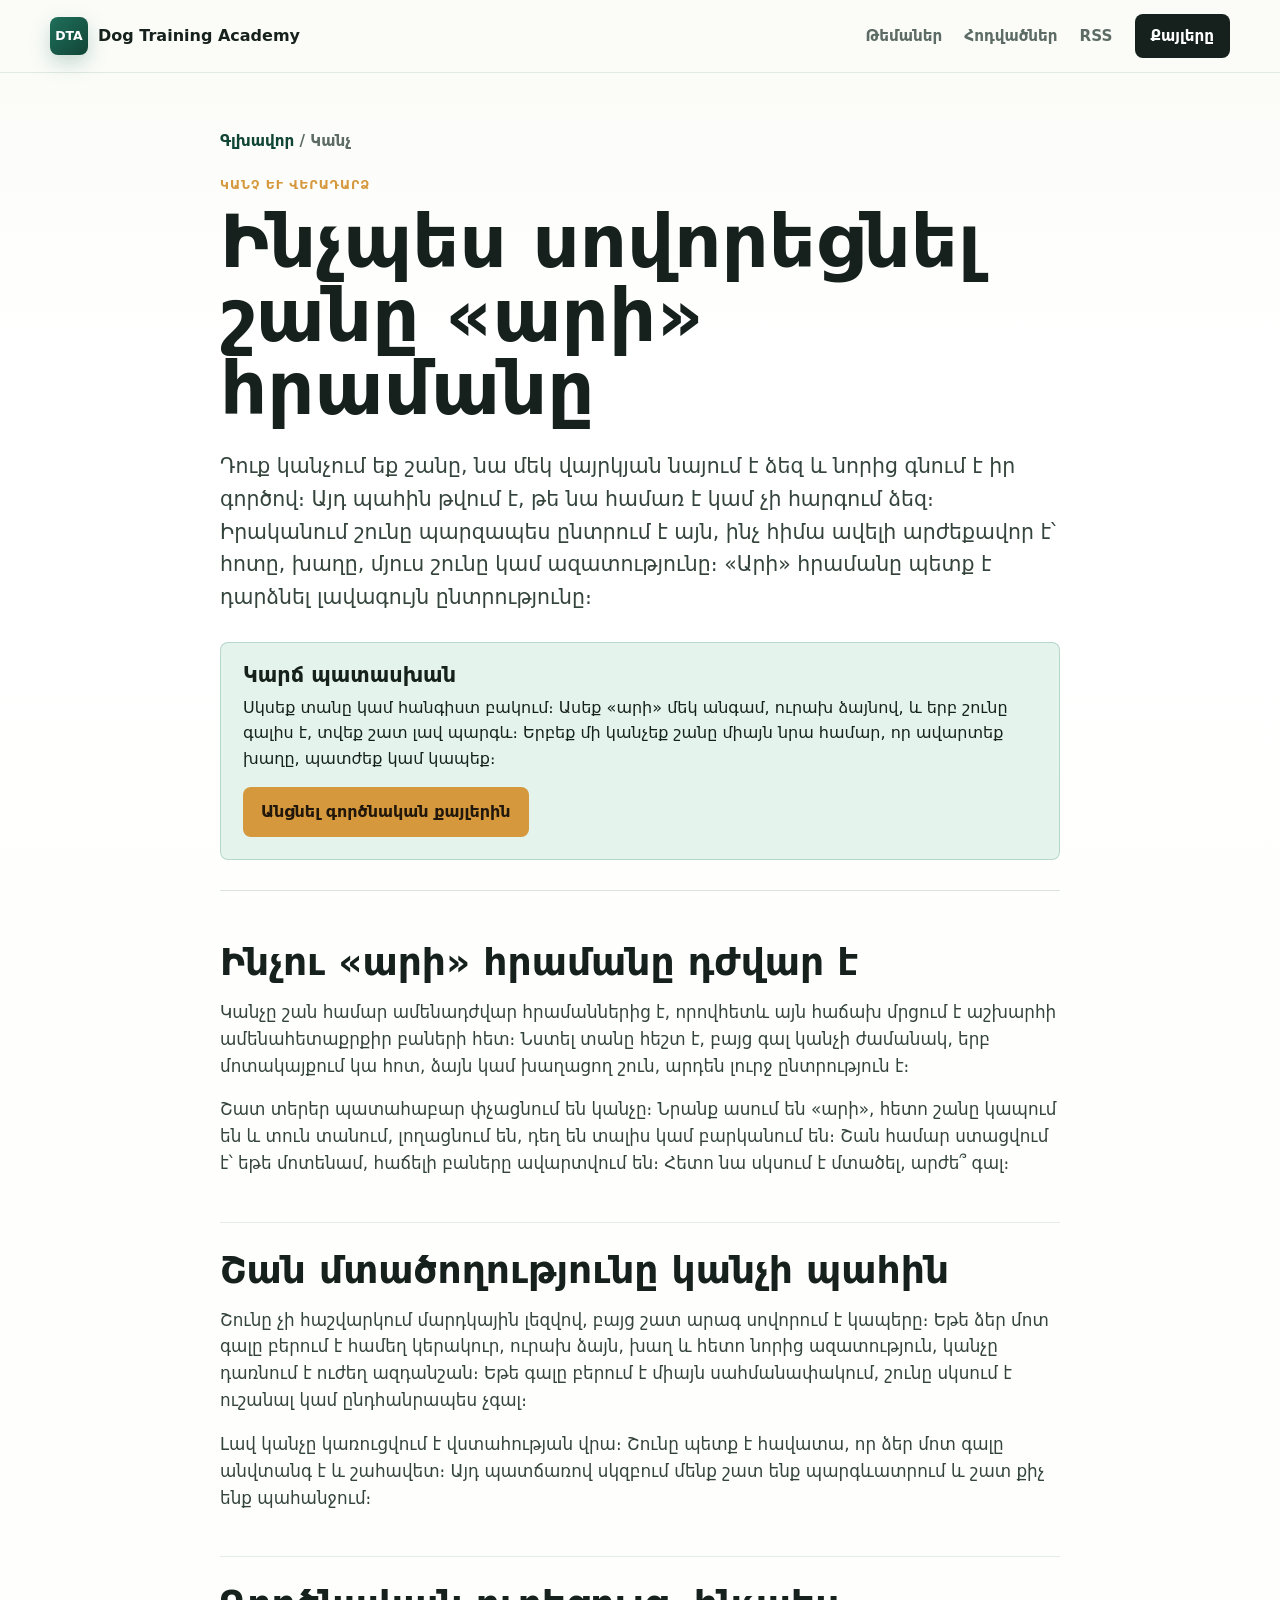
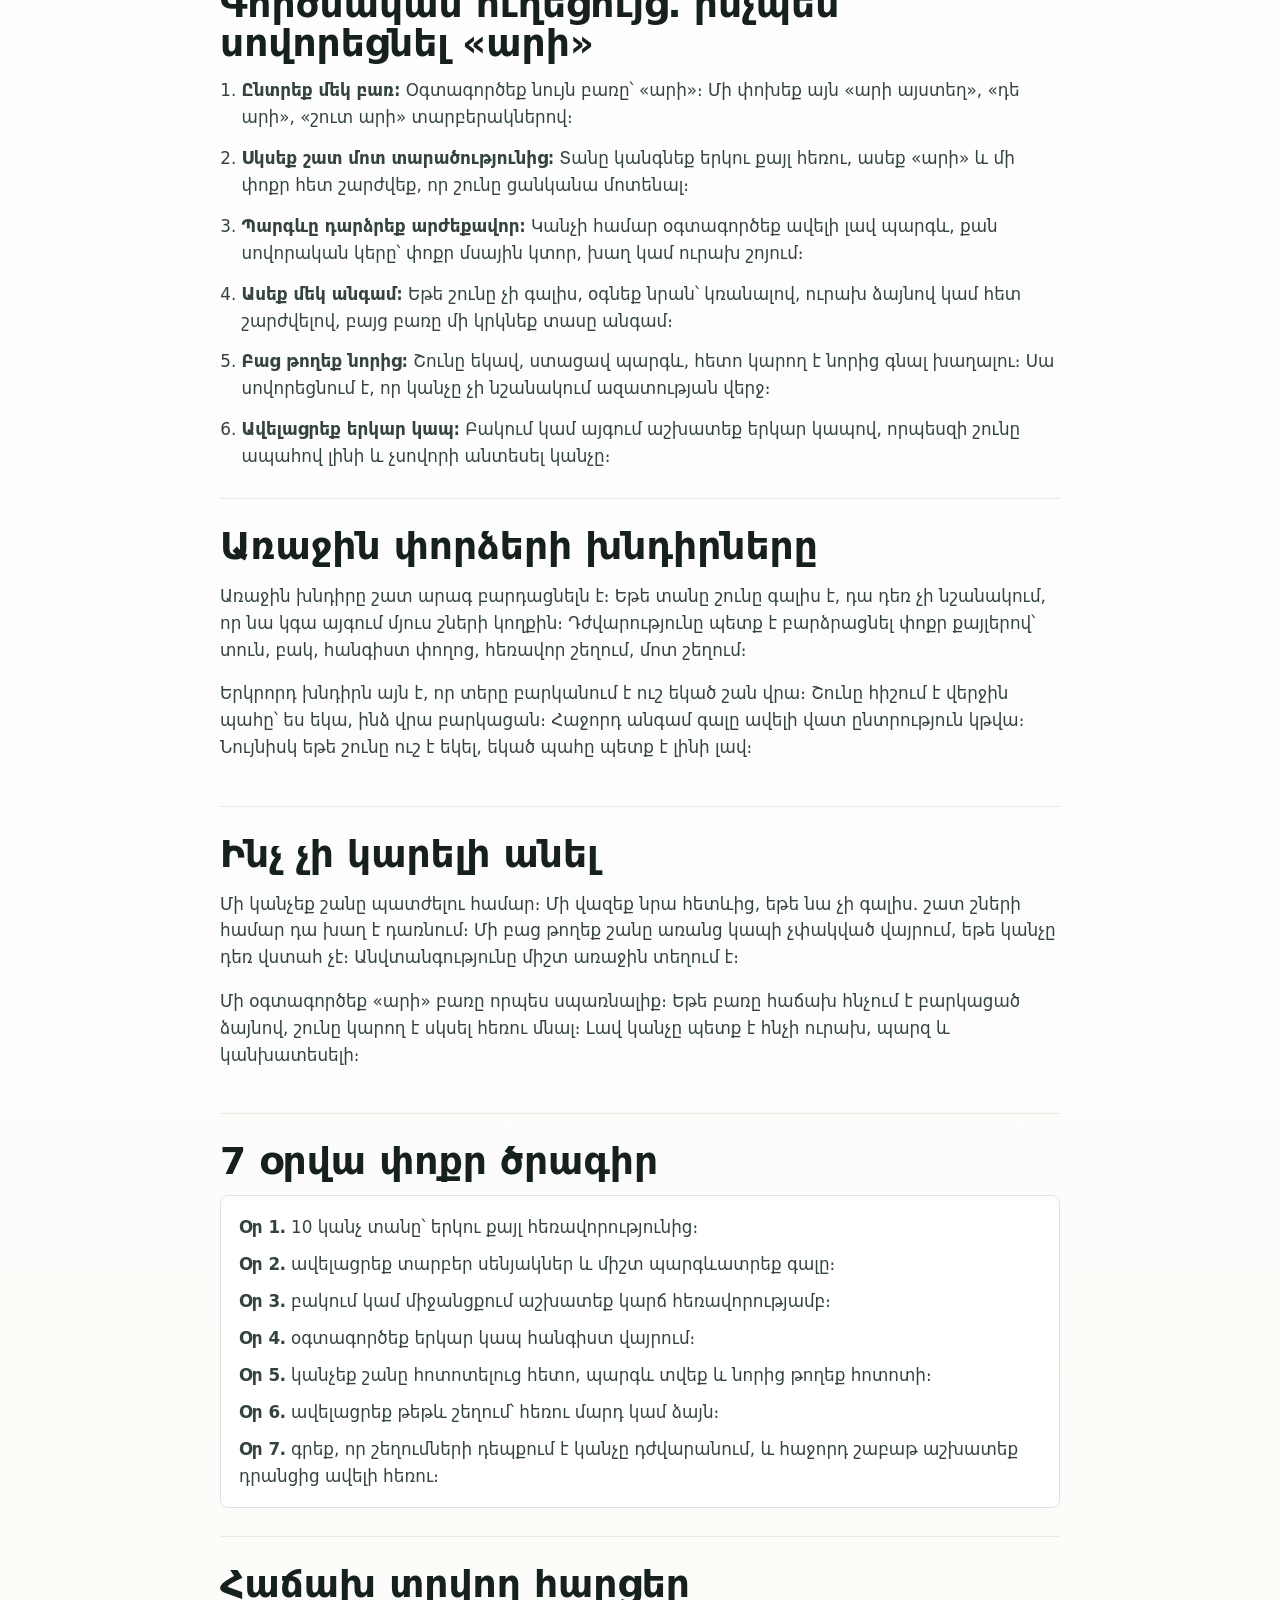
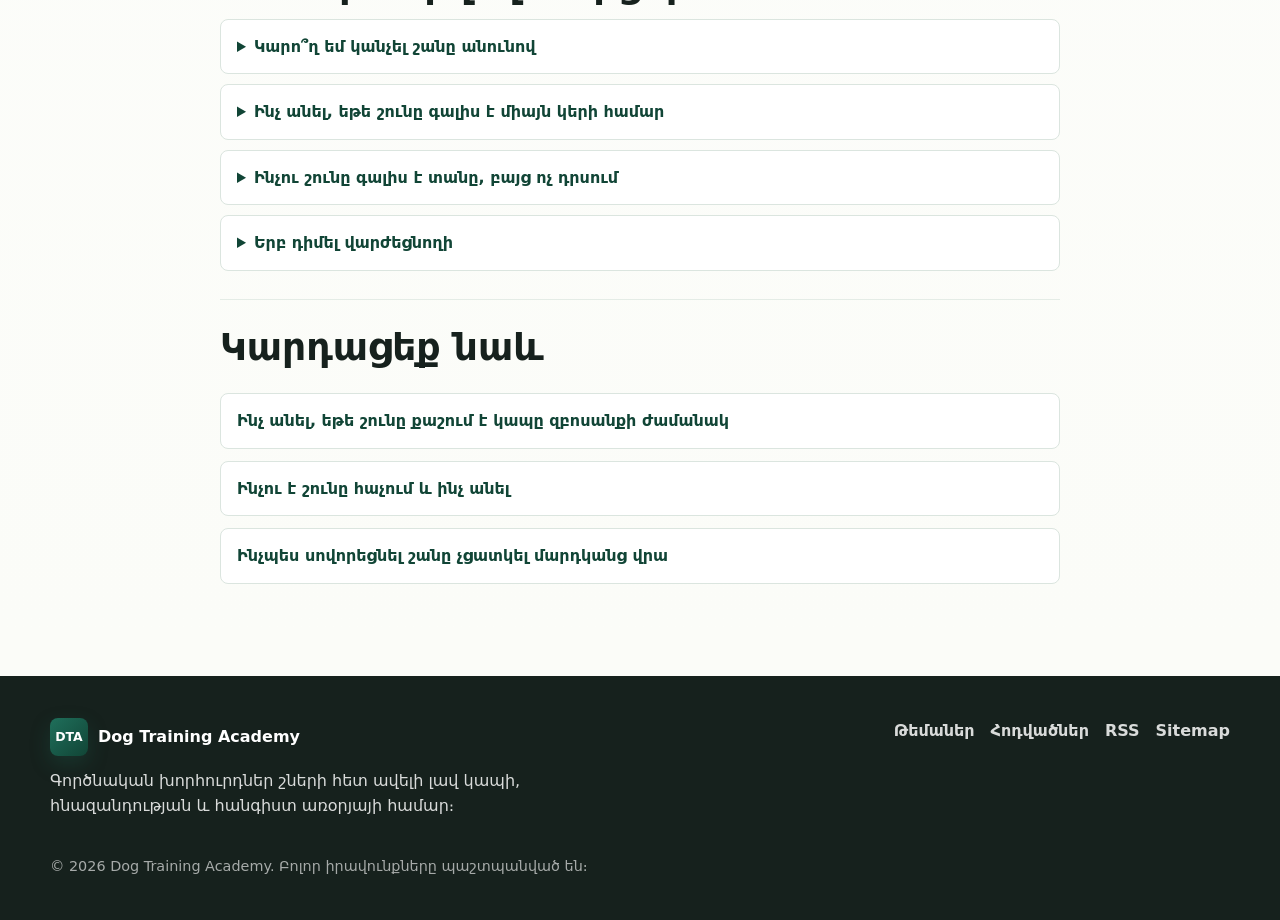
<file: posts/sovorecnel-shany-ari-hramany/index.html>
<!doctype html>
<html lang="hy-AM">
<head>
  <meta charset="utf-8">
  <meta name="viewport" content="width=device-width, initial-scale=1">
  <meta name="google-site-verification" content="IKltP1oUj7Y3BJdkTE2-DUNCvV29QHhHrTNKxxtqPhs" />
  <script async src="https://www.googletagmanager.com/gtag/js?id=G-8R0RKRNPSK"></script>
  <script>
    window.dataLayer = window.dataLayer || [];
    function gtag(){dataLayer.push(arguments);}
    gtag('js', new Date());
    gtag('config', 'G-8R0RKRNPSK');
  </script>
  <title>Ինչպես սովորեցնել շանը «արի» հրամանը</title>
  <meta name="description" content="Ինչպես սովորեցնել շանը գալ կանչի ժամանակ․ պարզ քայլեր, շան մտածողության բացատրություն, 7 օրվա ծրագիր և սխալներ, որոնք փչացնում են «արի» հրամանը։">
  <meta name="robots" content="index, follow, max-image-preview:large">
  <meta name="theme-color" content="#1f6f5b">
  <meta http-equiv="content-language" content="hy-AM">
  <link rel="canonical" href="https://john1912-7.github.io/site/posts/sovorecnel-shany-ari-hramany/">
  <link rel="alternate" hreflang="hy-AM" href="https://john1912-7.github.io/site/posts/sovorecnel-shany-ari-hramany/">
  <link rel="stylesheet" href="../../styles.css">
  <meta property="og:type" content="article">
  <meta property="og:locale" content="hy_AM">
  <meta property="og:site_name" content="Dog Training Academy">
  <meta property="og:title" content="Ինչպես սովորեցնել շանը «արի» հրամանը">
  <meta property="og:description" content="Վստահ կանչը սկսվում է ոչ թե բարձր ձայնից, այլ այն զգացումից, որ տիրոջ մոտ գալը միշտ լավ ընտրություն է։">
  <meta property="og:url" content="https://john1912-7.github.io/site/posts/sovorecnel-shany-ari-hramany/">
  <meta property="og:image" content="https://john1912-7.github.io/site/assets/hero-training.webp">
  <script type="application/ld+json">
  {
    "@context": "https://schema.org",
    "@graph": [
      {
        "@type": "BlogPosting",
        "headline": "Ինչպես սովորեցնել շանը «արի» հրամանը",
        "description": "Ինչպես սովորեցնել շանը գալ կանչի ժամանակ՝ անվտանգ և հետևողական ձևով։",
        "image": "https://john1912-7.github.io/site/assets/hero-training.webp",
        "datePublished": "2026-06-21",
        "dateModified": "2026-06-21",
        "author": { "@type": "Organization", "name": "Dog Training Academy" },
        "publisher": { "@type": "Organization", "name": "Dog Training Academy" },
        "mainEntityOfPage": "https://john1912-7.github.io/site/posts/sovorecnel-shany-ari-hramany/",
        "inLanguage": "hy-AM",
        "articleSection": "Կանչ և վերադարձ",
        "keywords": "շանը սովորեցնել արի հրամանը, շունը չի գալիս կանչելիս, կանչ շան համար, շան վարժեցում"
      },
      {
        "@type": "FAQPage",
        "mainEntity": [
          { "@type": "Question", "name": "Ինչու շունը չի գալիս, երբ կանչում եմ", "acceptedAnswer": { "@type": "Answer", "text": "Հաճախ շունը սովորել է, որ կանչից հետո լավ բաները ավարտվում են կամ կանչը բավարար պարգև չունի։" } },
          { "@type": "Question", "name": "Քանի անգամ պետք է ասել «արի»", "acceptedAnswer": { "@type": "Answer", "text": "Ավելի լավ է ասել մեկ անգամ և օգնել շանը հաջողել, քան կրկնել բառը այնքան, որ այն կորցնի իմաստը։" } },
          { "@type": "Question", "name": "Կարելի՞ է բաց թողնել շանը առանց կապի", "acceptedAnswer": { "@type": "Answer", "text": "Մի թողեք առանց կապի վտանգավոր կամ չփակված վայրում, մինչև կանչը վստահ չէ շեղումների պայմաններում։" } }
        ]
      }
    ]
  }
  </script>
</head>
<body>
  <a class="skip-link" href="#content">Անցնել բովանդակությանը</a>
  <header class="site-header" data-header>
    <nav class="nav" aria-label="Հիմնական նավիգացիա">
      <a class="brand" href="../../" aria-label="Dog Training Academy գլխավոր էջ"><span class="brand-mark" aria-hidden="true">DTA</span><span>Dog Training Academy</span></a>
      <button class="nav-toggle" type="button" aria-expanded="false" aria-controls="site-menu" data-menu-toggle><span></span><span></span><span></span><span class="sr-only">Մենյու</span></button>
      <div class="nav-links" id="site-menu" data-menu><a href="../../#topics">Թեմաներ</a><a href="../../#articles">Հոդվածներ</a><a href="../../feed.xml">RSS</a><a class="nav-cta" href="#practical-guide">Քայլերը</a></div>
    </nav>
  </header>

  <main id="content" class="post-page">
    <article class="post-article">
      <header class="post-hero">
        <p class="breadcrumb"><a href="../../">Գլխավոր</a> / Կանչ</p>
        <p class="eyebrow">Կանչ և վերադարձ</p>
        <h1>Ինչպես սովորեցնել շանը «արի» հրամանը</h1>
        <p class="post-lead">Դուք կանչում եք շանը, նա մեկ վայրկյան նայում է ձեզ և նորից գնում է իր գործով։ Այդ պահին թվում է, թե նա համառ է կամ չի հարգում ձեզ։ Իրականում շունը պարզապես ընտրում է այն, ինչ հիմա ավելի արժեքավոր է՝ հոտը, խաղը, մյուս շունը կամ ազատությունը։ «Արի» հրամանը պետք է դարձնել լավագույն ընտրությունը։</p>
        <div class="quick-box">
          <h2>Կարճ պատասխան</h2>
          <p>Սկսեք տանը կամ հանգիստ բակում։ Ասեք «արի» մեկ անգամ, ուրախ ձայնով, և երբ շունը գալիս է, տվեք շատ լավ պարգև։ Երբեք մի կանչեք շանը միայն նրա համար, որ ավարտեք խաղը, պատժեք կամ կապեք։</p>
          <a class="button primary" href="#practical-guide">Անցնել գործնական քայլերին</a>
        </div>
      </header>

      <div class="post-content">
        <section>
          <h2>Ինչու «արի» հրամանը դժվար է</h2>
          <p>Կանչը շան համար ամենադժվար հրամաններից է, որովհետև այն հաճախ մրցում է աշխարհի ամենահետաքրքիր բաների հետ։ Նստել տանը հեշտ է, բայց գալ կանչի ժամանակ, երբ մոտակայքում կա հոտ, ձայն կամ խաղացող շուն, արդեն լուրջ ընտրություն է։</p>
          <p>Շատ տերեր պատահաբար փչացնում են կանչը։ Նրանք ասում են «արի», հետո շանը կապում են և տուն տանում, լողացնում են, դեղ են տալիս կամ բարկանում են։ Շան համար ստացվում է՝ եթե մոտենամ, հաճելի բաները ավարտվում են։ Հետո նա սկսում է մտածել, արժե՞ գալ։</p>
        </section>

        <section>
          <h2>Շան մտածողությունը կանչի պահին</h2>
          <p>Շունը չի հաշվարկում մարդկային լեզվով, բայց շատ արագ սովորում է կապերը։ Եթե ձեր մոտ գալը բերում է համեղ կերակուր, ուրախ ձայն, խաղ և հետո նորից ազատություն, կանչը դառնում է ուժեղ ազդանշան։ Եթե գալը բերում է միայն սահմանափակում, շունը սկսում է ուշանալ կամ ընդհանրապես չգալ։</p>
          <p>Լավ կանչը կառուցվում է վստահության վրա։ Շունը պետք է հավատա, որ ձեր մոտ գալը անվտանգ է և շահավետ։ Այդ պատճառով սկզբում մենք շատ ենք պարգևատրում և շատ քիչ ենք պահանջում։</p>
        </section>

        <section id="practical-guide">
          <h2>Գործնական ուղեցույց․ ինչպես սովորեցնել «արի»</h2>
          <ol class="guide-steps">
            <li><strong>Ընտրեք մեկ բառ։</strong> Օգտագործեք նույն բառը՝ «արի»։ Մի փոխեք այն «արի այստեղ», «դե արի», «շուտ արի» տարբերակներով։</li>
            <li><strong>Սկսեք շատ մոտ տարածությունից։</strong> Տանը կանգնեք երկու քայլ հեռու, ասեք «արի» և մի փոքր հետ շարժվեք, որ շունը ցանկանա մոտենալ։</li>
            <li><strong>Պարգևը դարձրեք արժեքավոր։</strong> Կանչի համար օգտագործեք ավելի լավ պարգև, քան սովորական կերը՝ փոքր մսային կտոր, խաղ կամ ուրախ շոյում։</li>
            <li><strong>Ասեք մեկ անգամ։</strong> Եթե շունը չի գալիս, օգնեք նրան՝ կռանալով, ուրախ ձայնով կամ հետ շարժվելով, բայց բառը մի կրկնեք տասը անգամ։</li>
            <li><strong>Բաց թողեք նորից։</strong> Շունը եկավ, ստացավ պարգև, հետո կարող է նորից գնալ խաղալու։ Սա սովորեցնում է, որ կանչը չի նշանակում ազատության վերջ։</li>
            <li><strong>Ավելացրեք երկար կապ։</strong> Բակում կամ այգում աշխատեք երկար կապով, որպեսզի շունը ապահով լինի և չսովորի անտեսել կանչը։</li>
          </ol>
        </section>

        <section>
          <h2>Առաջին փորձերի խնդիրները</h2>
          <p>Առաջին խնդիրը շատ արագ բարդացնելն է։ Եթե տանը շունը գալիս է, դա դեռ չի նշանակում, որ նա կգա այգում մյուս շների կողքին։ Դժվարությունը պետք է բարձրացնել փոքր քայլերով՝ տուն, բակ, հանգիստ փողոց, հեռավոր շեղում, մոտ շեղում։</p>
          <p>Երկրորդ խնդիրն այն է, որ տերը բարկանում է ուշ եկած շան վրա։ Շունը հիշում է վերջին պահը՝ ես եկա, ինձ վրա բարկացան։ Հաջորդ անգամ գալը ավելի վատ ընտրություն կթվա։ Նույնիսկ եթե շունը ուշ է եկել, եկած պահը պետք է լինի լավ։</p>
        </section>

        <section>
          <h2>Ինչ չի կարելի անել</h2>
          <p>Մի կանչեք շանը պատժելու համար։ Մի վազեք նրա հետևից, եթե նա չի գալիս․ շատ շների համար դա խաղ է դառնում։ Մի բաց թողեք շանը առանց կապի չփակված վայրում, եթե կանչը դեռ վստահ չէ։ Անվտանգությունը միշտ առաջին տեղում է։</p>
          <p>Մի օգտագործեք «արի» բառը որպես սպառնալիք։ Եթե բառը հաճախ հնչում է բարկացած ձայնով, շունը կարող է սկսել հեռու մնալ։ Լավ կանչը պետք է հնչի ուրախ, պարզ և կանխատեսելի։</p>
        </section>

        <section>
          <h2>7 օրվա փոքր ծրագիր</h2>
          <div class="day-plan">
            <p><strong>Օր 1․</strong> 10 կանչ տանը՝ երկու քայլ հեռավորությունից։</p>
            <p><strong>Օր 2․</strong> ավելացրեք տարբեր սենյակներ և միշտ պարգևատրեք գալը։</p>
            <p><strong>Օր 3․</strong> բակում կամ միջանցքում աշխատեք կարճ հեռավորությամբ։</p>
            <p><strong>Օր 4․</strong> օգտագործեք երկար կապ հանգիստ վայրում։</p>
            <p><strong>Օր 5․</strong> կանչեք շանը հոտոտելուց հետո, պարգև տվեք և նորից թողեք հոտոտի։</p>
            <p><strong>Օր 6․</strong> ավելացրեք թեթև շեղում՝ հեռու մարդ կամ ձայն։</p>
            <p><strong>Օր 7․</strong> գրեք, որ շեղումների դեպքում է կանչը դժվարանում, և հաջորդ շաբաթ աշխատեք դրանցից ավելի հեռու։</p>
          </div>
        </section>

        <section>
          <h2>Հաճախ տրվող հարցեր</h2>
          <div class="faq-list">
            <details><summary>Կարո՞ղ եմ կանչել շանը անունով</summary><p>Անունը լավ է ուշադրություն ստանալու համար, բայց կանչի հրամանը ավելի լավ է լինի առանձին բառ, օրինակ՝ «արի»։</p></details>
            <details><summary>Ինչ անել, եթե շունը գալիս է միայն կերի համար</summary><p>Սկզբում դա նորմալ է։ Հետո պարգևները կարող եք խառնել՝ երբեմն կեր, երբեմն խաղ, երբեմն ազատություն վերադառնալու հնարավորություն։</p></details>
            <details><summary>Ինչու շունը գալիս է տանը, բայց ոչ դրսում</summary><p>Դրսում շեղումները շատ ավելի ուժեղ են։ Պետք է մարզվել միջանկյալ վայրերում և երկար կապով։</p></details>
            <details><summary>Երբ դիմել վարժեցնողի</summary><p>Եթե շունը փախչում է, վտանգավոր վայրերում չի վերահսկվում կամ ագրեսիվ է արձագանքում այլ շներին, աշխատեք մասնագետի հետ։</p></details>
          </div>
        </section>

        <section class="related-posts">
          <h2>Կարդացեք նաև</h2>
          <a href="../shuny-qashum-e-kapy/">Ինչ անել, եթե շունը քաշում է կապը զբոսանքի ժամանակ</a>
          <a href="../inchu-e-shuny-hachum/">Ինչու է շունը հաչում և ինչ անել</a>
          <a href="../shuny-chcatkel-mardkanc-vra/">Ինչպես սովորեցնել շանը չցատկել մարդկանց վրա</a>
        </section>
      </div>
    </article>
  </main>

  <footer class="footer">
    <div><a class="brand footer-brand" href="../../"><span class="brand-mark" aria-hidden="true">DTA</span><span>Dog Training Academy</span></a><p>Գործնական խորհուրդներ շների հետ ավելի լավ կապի, հնազանդության և հանգիստ առօրյայի համար։</p></div>
    <nav aria-label="Ստորին նավիգացիա"><a href="../../#topics">Թեմաներ</a><a href="../../#articles">Հոդվածներ</a><a href="../../feed.xml">RSS</a><a href="../../sitemap.xml">Sitemap</a></nav>
    <p class="copyright">© <span data-year></span> Dog Training Academy. Բոլոր իրավունքները պաշտպանված են։</p>
  </footer>
  <script src="../../script.js" defer></script>
</body>
</html>
</file>
<file: styles.css>
:root {
  color-scheme: light;
  --ink: #16211d;
  --muted: #5c6b65;
  --line: #dbe5df;
  --paper: #fbfcf8;
  --panel: #ffffff;
  --green: #1f6f5b;
  --green-deep: #114536;
  --mint: #e4f4ec;
  --gold: #d5983d;
  --clay: #b75f45;
  --shadow: 0 18px 45px rgba(22, 33, 29, .12);
  font-family: Inter, ui-sans-serif, system-ui, -apple-system, BlinkMacSystemFont, "Segoe UI", sans-serif;
}

* { box-sizing: border-box; }

html { scroll-behavior: smooth; }

body {
  margin: 0;
  color: var(--ink);
  background: var(--paper);
  line-height: 1.6;
}

a { color: inherit; text-decoration: none; }

img { max-width: 100%; display: block; }

.skip-link {
  position: fixed;
  top: 12px;
  left: 12px;
  z-index: 100;
  padding: 10px 14px;
  background: var(--ink);
  color: #fff;
  transform: translateY(-160%);
}

.skip-link:focus { transform: translateY(0); }

.sr-only {
  position: absolute;
  width: 1px;
  height: 1px;
  padding: 0;
  margin: -1px;
  overflow: hidden;
  clip: rect(0, 0, 0, 0);
  white-space: nowrap;
  border: 0;
}

.site-header {
  position: sticky;
  top: 0;
  z-index: 20;
  background: rgba(251, 252, 248, .92);
  border-bottom: 1px solid rgba(219, 229, 223, .8);
  backdrop-filter: blur(14px);
}

.nav {
  width: min(1180px, calc(100% - 32px));
  margin: 0 auto;
  min-height: 72px;
  display: flex;
  align-items: center;
  justify-content: space-between;
  gap: 22px;
}

.brand {
  display: inline-flex;
  align-items: center;
  gap: 10px;
  font-weight: 800;
  letter-spacing: 0;
}

.brand-mark {
  width: 38px;
  height: 38px;
  display: grid;
  place-items: center;
  border-radius: 8px;
  color: #fff;
  background: linear-gradient(135deg, var(--green), var(--green-deep));
  font-size: .78rem;
  box-shadow: 0 8px 20px rgba(31, 111, 91, .25);
}

.nav-links {
  display: flex;
  align-items: center;
  gap: 22px;
  color: var(--muted);
  font-size: .95rem;
  font-weight: 700;
}

.nav-links a:hover { color: var(--green); }

.nav-cta {
  padding: 10px 16px;
  border-radius: 8px;
  background: var(--ink);
  color: #fff !important;
}

.nav-toggle {
  display: none;
  width: 42px;
  height: 42px;
  border: 1px solid var(--line);
  border-radius: 8px;
  background: #fff;
  padding: 9px;
}

.nav-toggle span:not(.sr-only) {
  display: block;
  height: 2px;
  margin: 5px 0;
  background: var(--ink);
}

.hero {
  position: relative;
  min-height: min(680px, calc(100vh - 72px));
  display: grid;
  align-items: center;
  overflow: hidden;
  background: #1f3029;
}

.hero img {
  position: absolute;
  inset: 0;
  width: 100%;
  height: 100%;
  object-fit: cover;
  object-position: center;
}

.hero-overlay {
  position: absolute;
  inset: 0;
  background: linear-gradient(90deg, rgba(12, 28, 21, .82) 0%, rgba(12, 28, 21, .56) 38%, rgba(12, 28, 21, .14) 68%, rgba(12, 28, 21, .06) 100%);
}

.hero-content {
  position: relative;
  z-index: 1;
  width: min(1180px, calc(100% - 32px));
  margin: 0 auto;
  padding: 82px 0 120px;
  color: #fff;
}

.eyebrow {
  margin: 0 0 10px;
  color: var(--gold);
  font-size: .78rem;
  font-weight: 900;
  letter-spacing: .08em;
  text-transform: uppercase;
}

.hero h1 {
  max-width: 760px;
  margin: 0;
  font-size: clamp(3.1rem, 8vw, 7.8rem);
  line-height: .94;
  letter-spacing: 0;
}

.hero-copy {
  max-width: 620px;
  margin: 24px 0 0;
  font-size: clamp(1.05rem, 2vw, 1.28rem);
  color: rgba(255, 255, 255, .9);
}

.hero-actions {
  display: flex;
  flex-wrap: wrap;
  gap: 12px;
  margin-top: 34px;
}

.button {
  display: inline-flex;
  align-items: center;
  justify-content: center;
  min-height: 48px;
  padding: 12px 18px;
  border-radius: 8px;
  font-weight: 900;
}

.button.primary { background: var(--gold); color: #21170a; }
.button.secondary { border: 1px solid rgba(255,255,255,.52); color: #fff; }

.section {
  width: min(1180px, calc(100% - 32px));
  margin: 0 auto;
  padding: 76px 0;
}

.intro-grid {
  display: grid;
  grid-template-columns: minmax(0, .9fr) minmax(280px, 1.1fr);
  gap: 42px;
  align-items: end;
}

h2, h3, p { overflow-wrap: anywhere; }

h2 {
  margin: 0;
  font-size: clamp(2rem, 4vw, 3.3rem);
  line-height: 1.04;
  letter-spacing: 0;
}

.intro-grid > p {
  margin: 0;
  color: var(--muted);
  font-size: 1.08rem;
}

.ad-slot {
  width: min(1180px, calc(100% - 32px));
  margin: 22px auto 0;
  border: 1px dashed #b7c9bf;
  border-radius: 6px;
  background: rgba(228, 244, 236, .58);
  color: #60766d;
  display: grid;
  place-items: center;
  font-size: .72rem;
  font-weight: 900;
  letter-spacing: .09em;
  text-transform: uppercase;
}

.ad-slot-wide { min-height: 96px; }
.ad-slot-box { width: 100%; min-height: 280px; margin: 0; }

.section-heading {
  display: flex;
  flex-direction: column;
  gap: 6px;
  margin-bottom: 28px;
}

.topic-grid {
  display: grid;
  grid-template-columns: repeat(3, minmax(0, 1fr));
  gap: 16px;
}

.topic-card {
  min-height: 170px;
  padding: 22px;
  border: 1px solid var(--line);
  border-radius: 8px;
  background: var(--panel);
  box-shadow: 0 10px 24px rgba(22, 33, 29, .06);
  display: flex;
  flex-direction: column;
  justify-content: space-between;
  transition: transform .2s ease, border-color .2s ease, box-shadow .2s ease;
}

.topic-card:hover {
  transform: translateY(-3px);
  border-color: rgba(31, 111, 91, .45);
  box-shadow: var(--shadow);
}

.topic-card span { font-size: 1.25rem; font-weight: 900; }
.topic-card small { color: var(--muted); font-size: .95rem; }

.content-shell {
  display: grid;
  grid-template-columns: minmax(0, 1fr) 320px;
  gap: 34px;
  align-items: start;
}

.split-heading {
  flex-direction: row;
  justify-content: space-between;
  align-items: end;
  gap: 18px;
}

.search-box input,
.subscribe-form input {
  width: 100%;
  min-height: 46px;
  border: 1px solid var(--line);
  border-radius: 8px;
  background: #fff;
  color: var(--ink);
  padding: 0 14px;
  font: inherit;
}

.search-box { width: min(100%, 320px); }

.filter-row {
  display: flex;
  flex-wrap: wrap;
  gap: 8px;
  margin-bottom: 22px;
}

.filter-chip {
  min-height: 38px;
  border: 1px solid var(--line);
  border-radius: 8px;
  background: #fff;
  color: var(--muted);
  padding: 0 14px;
  font: inherit;
  font-weight: 800;
  cursor: pointer;
}

.filter-chip.is-active {
  border-color: var(--green);
  background: var(--green);
  color: #fff;
}

.article-grid {
  display: grid;
  grid-template-columns: repeat(2, minmax(0, 1fr));
  gap: 16px;
}

.post-card {
  min-height: 210px;
  padding: 22px;
  border: 1px solid var(--line);
  border-radius: 8px;
  background: #fff;
  box-shadow: 0 10px 24px rgba(22, 33, 29, .06);
  display: flex;
  flex-direction: column;
  gap: 12px;
}

.post-card h3 {
  margin: 0;
  font-size: 1.25rem;
  line-height: 1.2;
}

.post-card h3 a:hover { color: var(--green); }
.post-card p:last-child { margin: 0; color: var(--muted); }

.empty-state {
  padding: 34px;
  border: 1px solid var(--line);
  border-radius: 8px;
  background: linear-gradient(135deg, #fff, #f3faf6);
}

.empty-state h3 {
  margin: 0;
  font-size: clamp(1.5rem, 3vw, 2.2rem);
  line-height: 1.1;
}

.empty-state p:last-child { margin-bottom: 0; color: var(--muted); }

.sidebar {
  display: grid;
  gap: 16px;
  position: sticky;
  top: 96px;
}

.sidebar-panel {
  padding: 22px;
  border: 1px solid var(--line);
  border-radius: 8px;
  background: #fff;
}

.sidebar-panel h2 {
  font-size: 1.2rem;
  line-height: 1.2;
  margin-bottom: 12px;
}

.link-list {
  margin: 0;
  padding: 0;
  list-style: none;
  display: grid;
  gap: 10px;
}

.link-list a { color: var(--green-deep); font-weight: 800; }
.link-list a:hover { color: var(--clay); }

.newsletter-mini p { color: var(--muted); margin-top: 0; }

.subscribe-form {
  display: grid;
  grid-template-columns: minmax(0, 1fr) auto;
  gap: 8px;
}

.subscribe-form button {
  border: 0;
  border-radius: 8px;
  background: var(--green);
  color: #fff;
  padding: 0 16px;
  font: inherit;
  font-weight: 900;
}

.post-page {
  background: linear-gradient(180deg, #fbfcf8 0%, #fff 280px, #fbfcf8 100%);
}

.post-article {
  width: min(840px, calc(100% - 32px));
  margin: 0 auto;
  padding: 56px 0 24px;
}

.post-hero {
  padding-bottom: 30px;
  border-bottom: 1px solid var(--line);
}

.breadcrumb {
  margin: 0 0 22px;
  color: var(--muted);
  font-size: .95rem;
  font-weight: 800;
}

.breadcrumb a { color: var(--green-deep); }

.post-hero h1 {
  margin: 0;
  font-size: clamp(2.3rem, 6vw, 4.6rem);
  line-height: 1;
  letter-spacing: 0;
}

.post-lead {
  margin: 24px 0 0;
  color: #34443d;
  font-size: clamp(1.08rem, 2vw, 1.28rem);
}

.quick-box {
  margin-top: 28px;
  padding: 22px;
  border: 1px solid rgba(31, 111, 91, .22);
  border-radius: 8px;
  background: var(--mint);
}

.quick-box h2 {
  font-size: 1.3rem;
  margin-bottom: 8px;
}

.quick-box p { margin: 0 0 16px; }

.post-content {
  padding: 24px 0 0;
}

.post-content section {
  padding: 28px 0;
  border-bottom: 1px solid rgba(219, 229, 223, .7);
}

.post-content section:last-child { border-bottom: 0; }

.post-content h2 {
  margin-bottom: 14px;
  font-size: clamp(1.7rem, 3vw, 2.35rem);
}

.post-content p,
.guide-steps li,
.day-plan p,
.faq-list p {
  color: #34443d;
  font-size: 1.05rem;
}

.guide-steps {
  margin: 0;
  padding-left: 1.35rem;
  display: grid;
  gap: 14px;
}

.day-plan {
  display: grid;
  gap: 10px;
  padding: 18px;
  border-radius: 8px;
  background: #fff;
  border: 1px solid var(--line);
}

.day-plan p { margin: 0; }

.faq-list {
  display: grid;
  gap: 10px;
}

.faq-list details {
  border: 1px solid var(--line);
  border-radius: 8px;
  background: #fff;
  padding: 14px 16px;
}

.faq-list summary {
  cursor: pointer;
  font-weight: 900;
  color: var(--green-deep);
}

.faq-list p { margin-bottom: 0; }

.related-posts {
  display: grid;
  gap: 12px;
}

.related-posts a {
  padding: 14px 16px;
  border-radius: 8px;
  border: 1px solid var(--line);
  background: #fff;
  color: var(--green-deep);
  font-weight: 900;
}

.related-posts a:hover {
  border-color: rgba(31, 111, 91, .45);
  color: var(--clay);
}

.footer {
  margin-top: 40px;
  padding: 42px max(16px, calc((100% - 1180px) / 2));
  background: #16211d;
  color: rgba(255, 255, 255, .84);
  display: grid;
  grid-template-columns: minmax(0, 1fr) auto;
  gap: 24px;
  align-items: start;
}

.footer-brand { color: #fff; }
.footer p { margin: 12px 0 0; max-width: 560px; }
.footer nav { display: flex; flex-wrap: wrap; gap: 16px; font-weight: 800; }
.footer nav a:hover { color: var(--gold); }
.copyright { grid-column: 1 / -1; color: rgba(255,255,255,.62); font-size: .9rem; }

@media (max-width: 880px) {
  .nav-toggle { display: block; }
  .nav-links {
    position: absolute;
    top: 72px;
    left: 16px;
    right: 16px;
    display: none;
    flex-direction: column;
    align-items: stretch;
    gap: 0;
    padding: 10px;
    border: 1px solid var(--line);
    border-radius: 8px;
    background: #fff;
    box-shadow: var(--shadow);
  }
  .nav-links.is-open { display: flex; }
  .nav-links a { padding: 12px; }
  .hero { min-height: 620px; }
  .hero-overlay { background: linear-gradient(90deg, rgba(12,28,21,.84), rgba(12,28,21,.34)); }
  .intro-grid,
  .content-shell,
  .footer { grid-template-columns: 1fr; }
  .topic-grid { grid-template-columns: repeat(2, minmax(0, 1fr)); }
  .sidebar { position: static; }
}

@media (max-width: 620px) {
  .nav { min-height: 66px; }
  .brand span:last-child { max-width: 190px; }
  .hero { min-height: 610px; }
  .hero-content { padding: 64px 0 92px; }
  .hero-actions { flex-direction: column; align-items: stretch; }
  .section { padding: 54px 0; }
  .topic-grid,
  .article-grid { grid-template-columns: 1fr; }
  .split-heading { flex-direction: column; align-items: stretch; }
  .search-box { width: 100%; }
  .empty-state { padding: 24px; }
  .subscribe-form { grid-template-columns: 1fr; }
  .subscribe-form button { min-height: 44px; }
  .post-article { padding-top: 38px; }
  .post-hero h1 { font-size: 2.35rem; }
  .quick-box { padding: 18px; }
}
</file>
